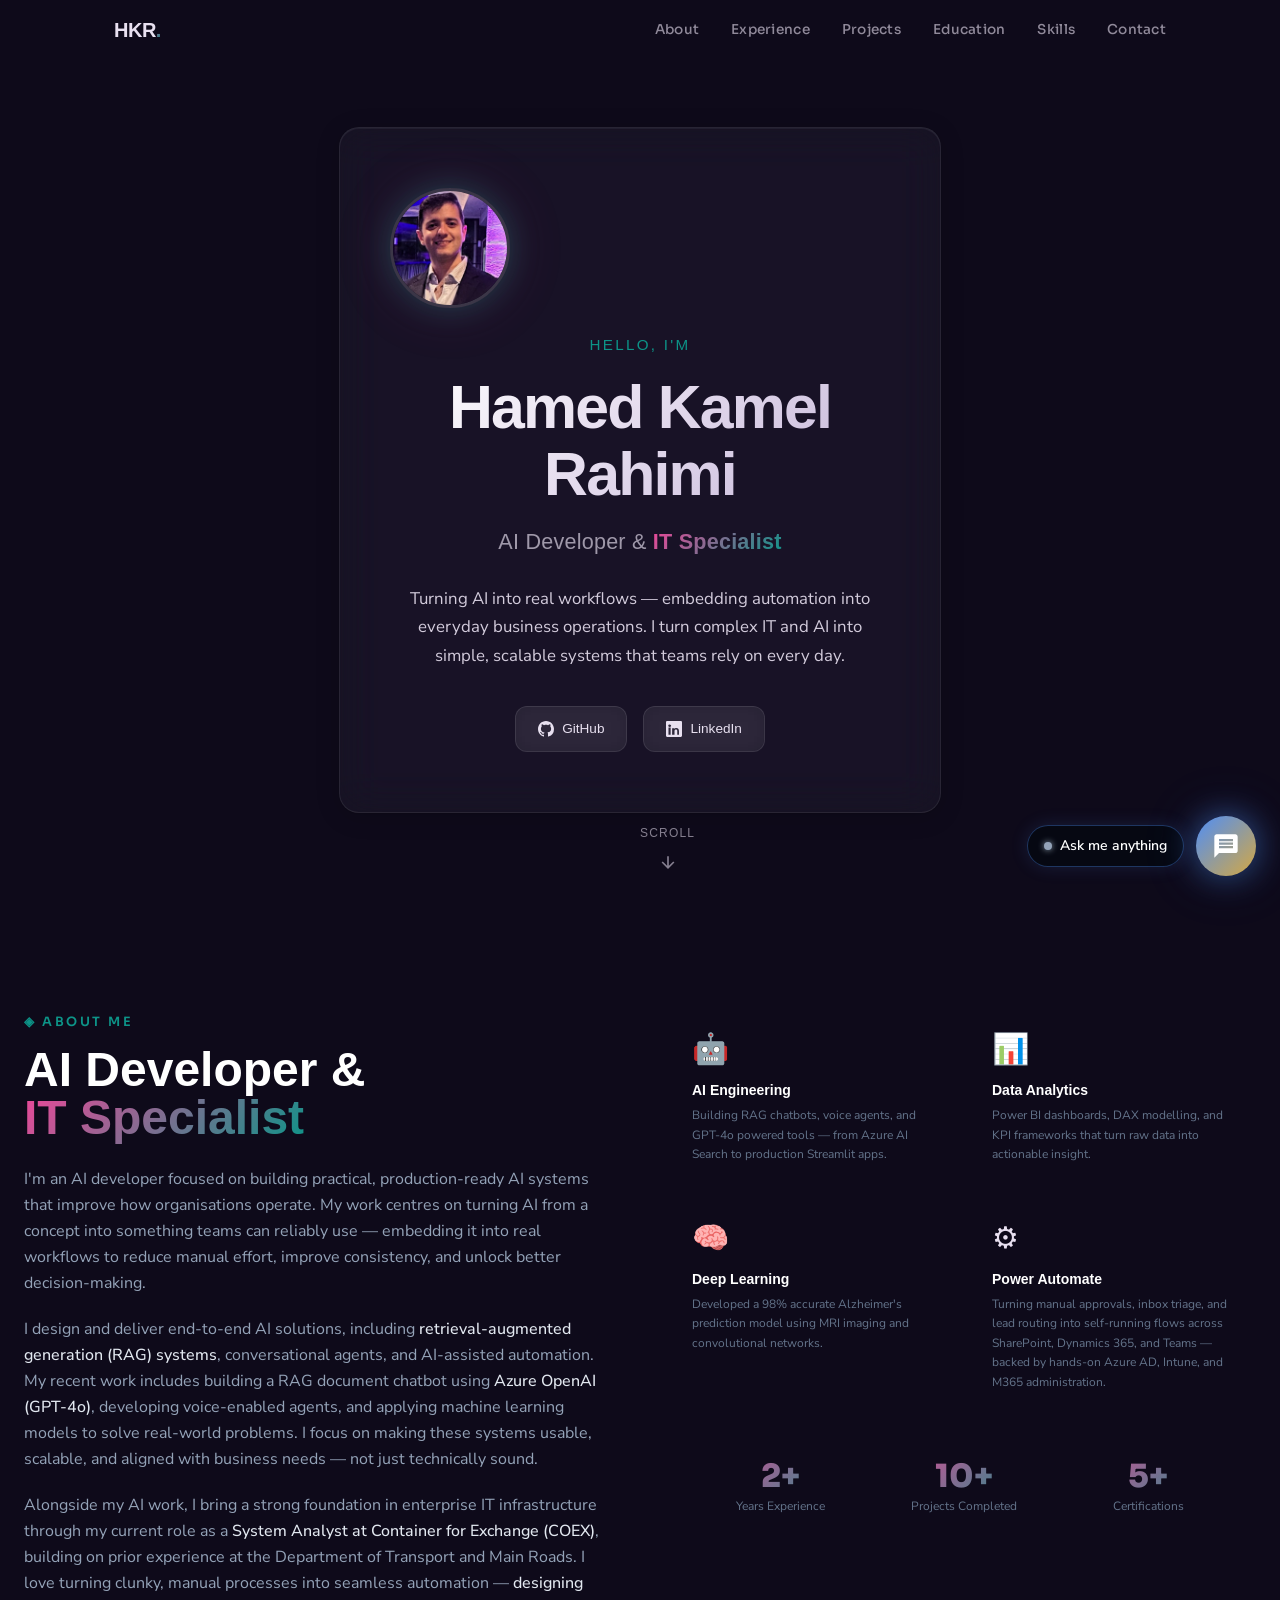
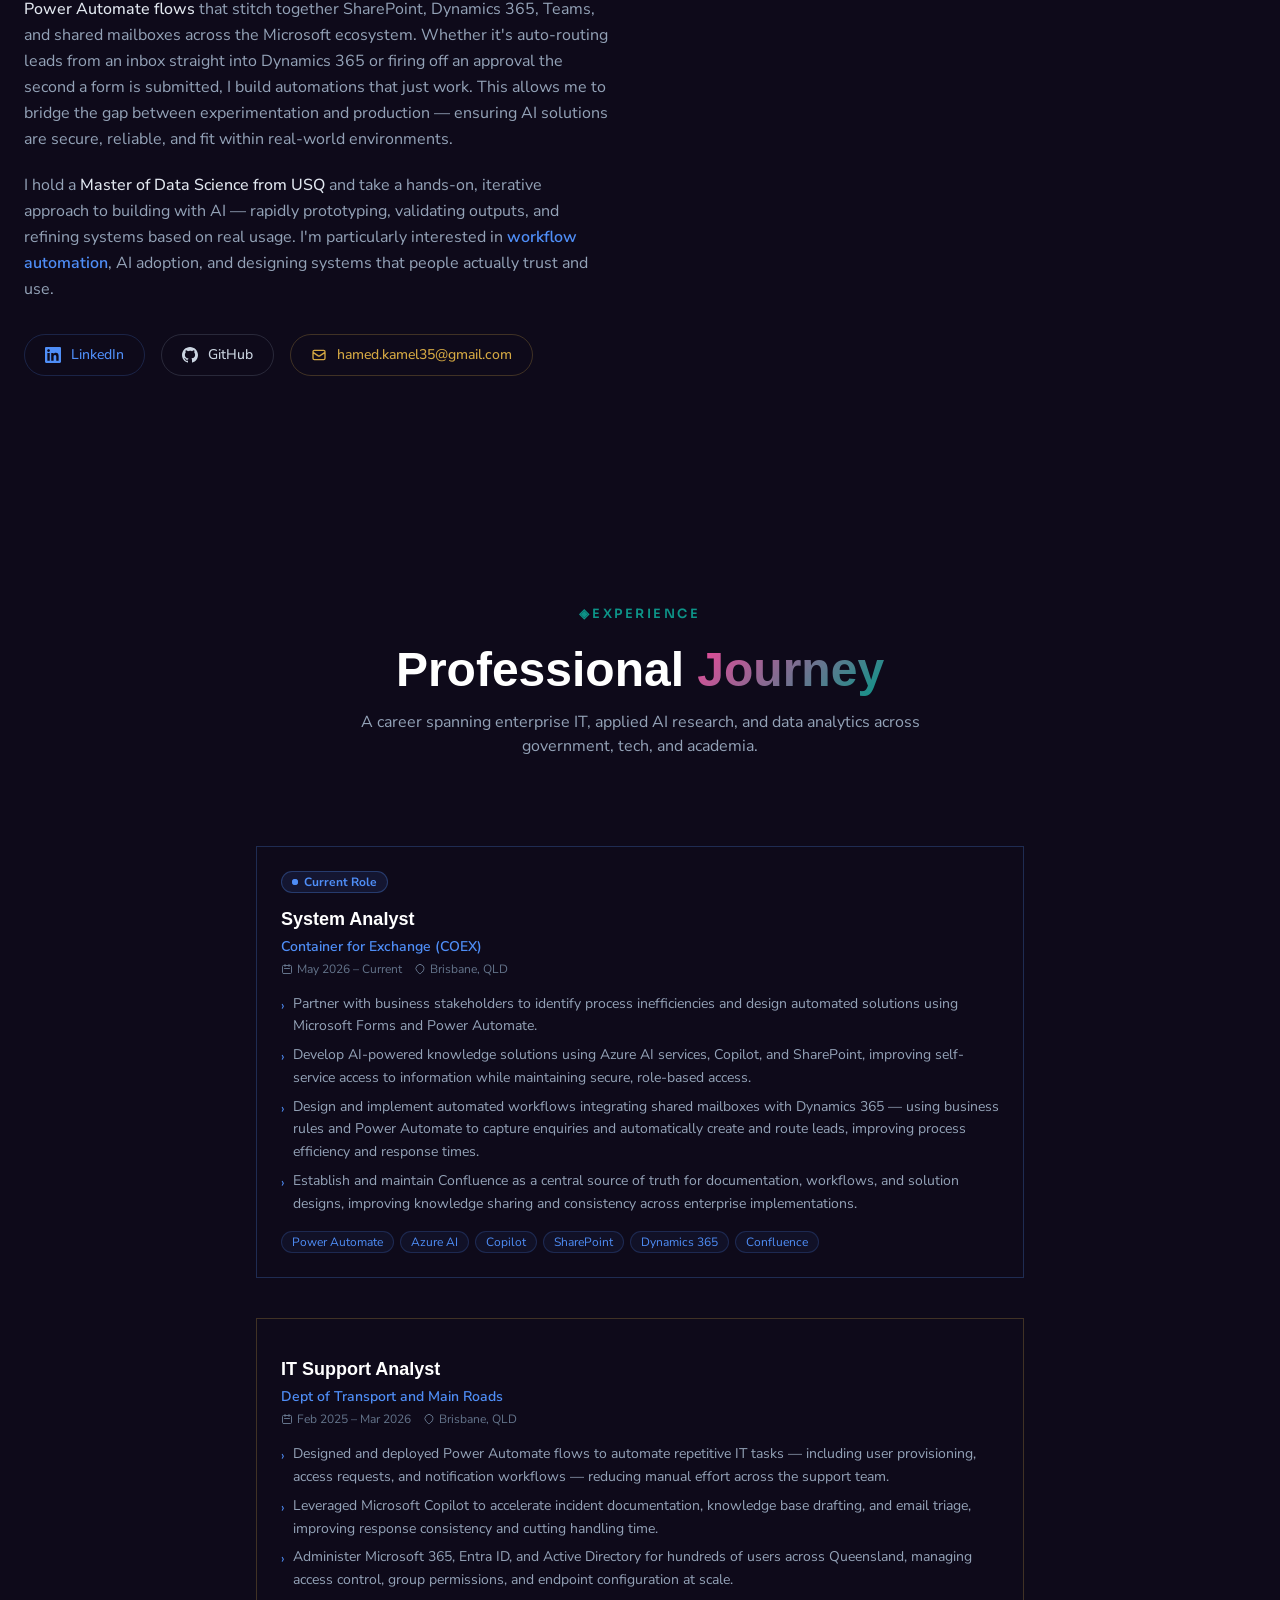
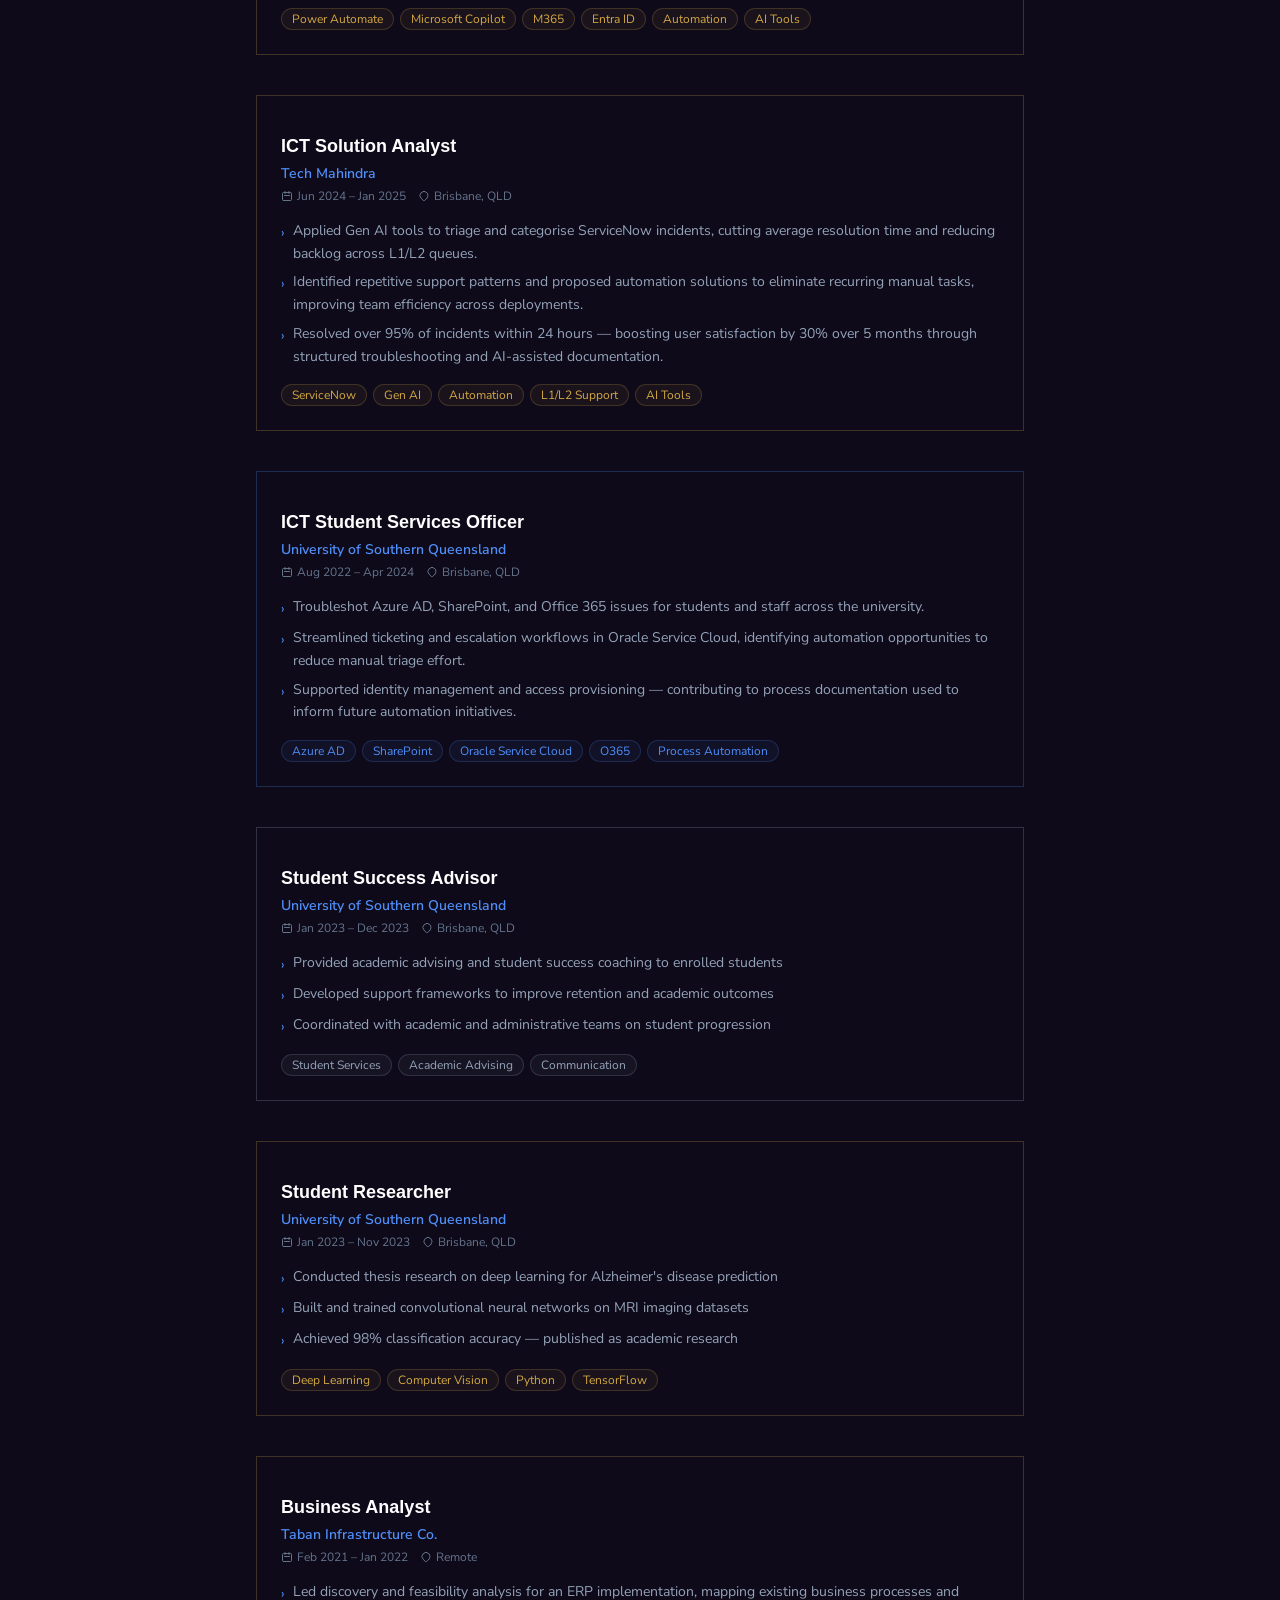
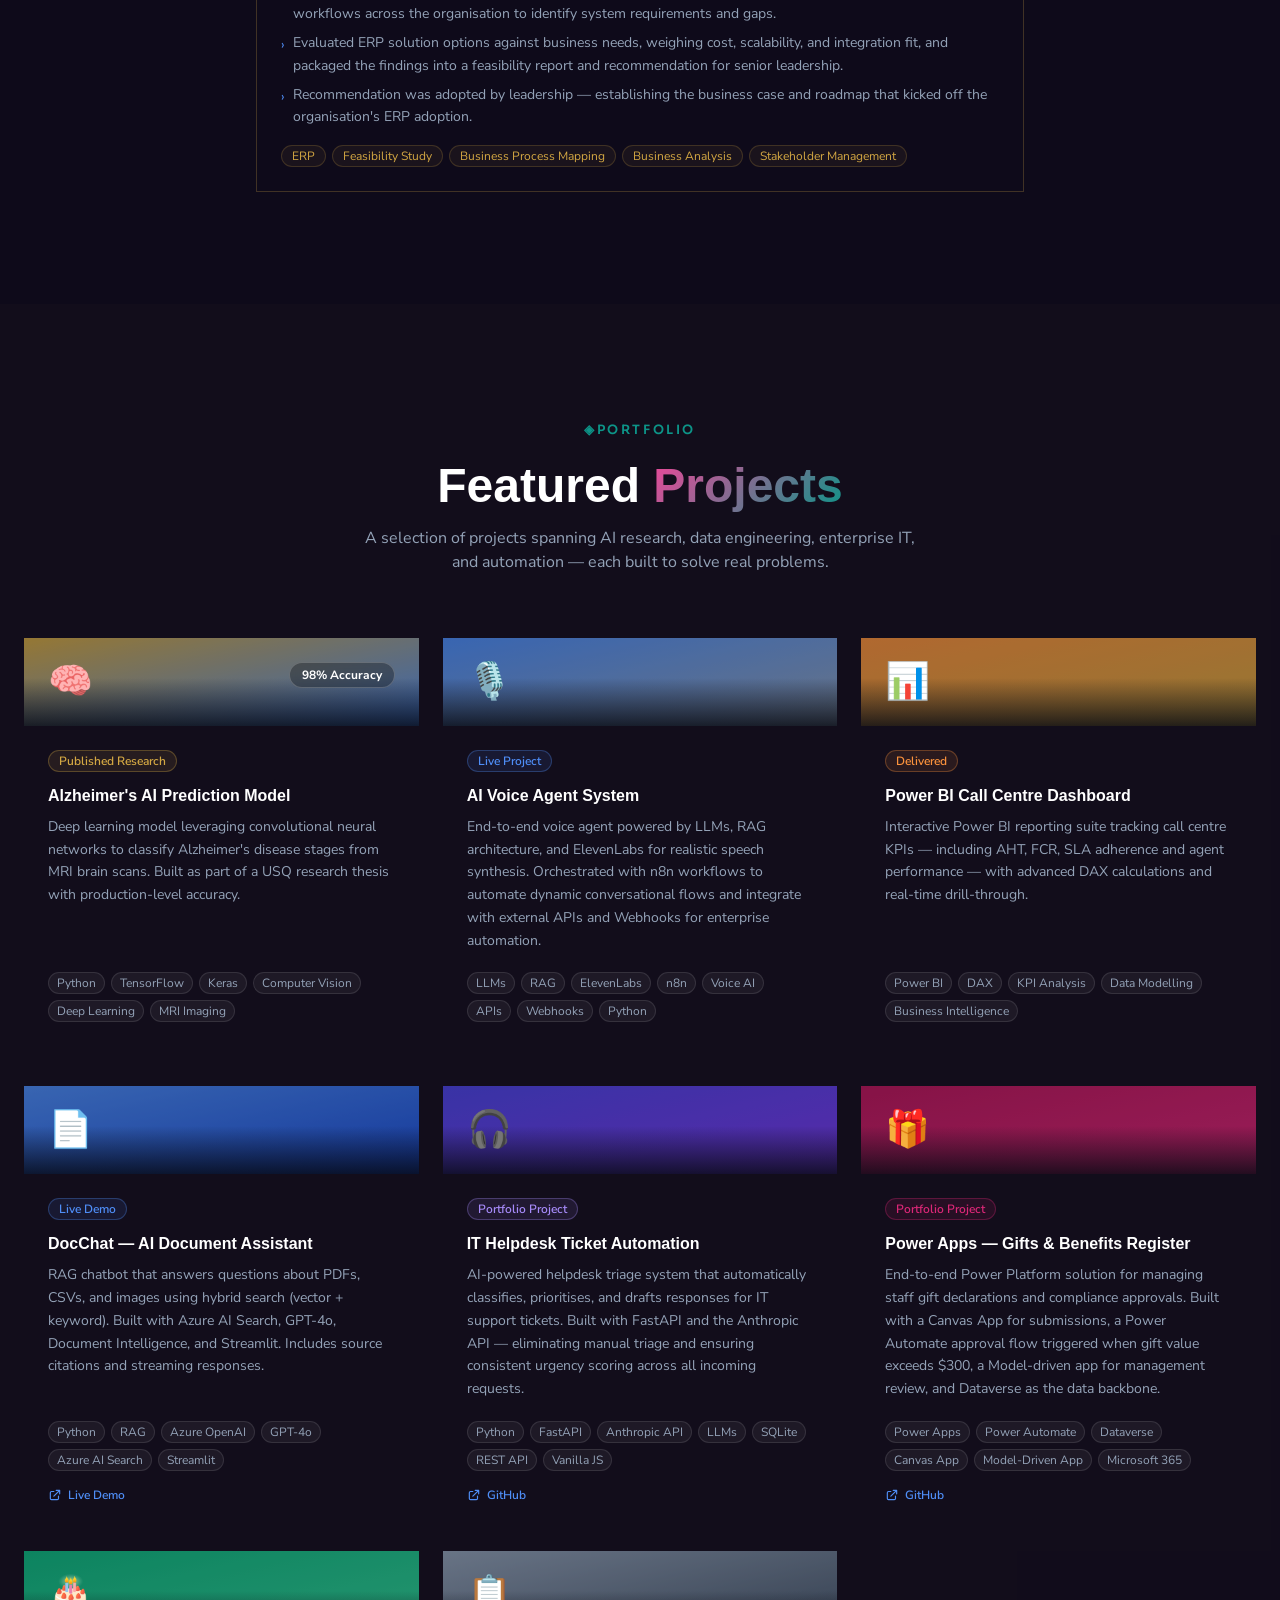
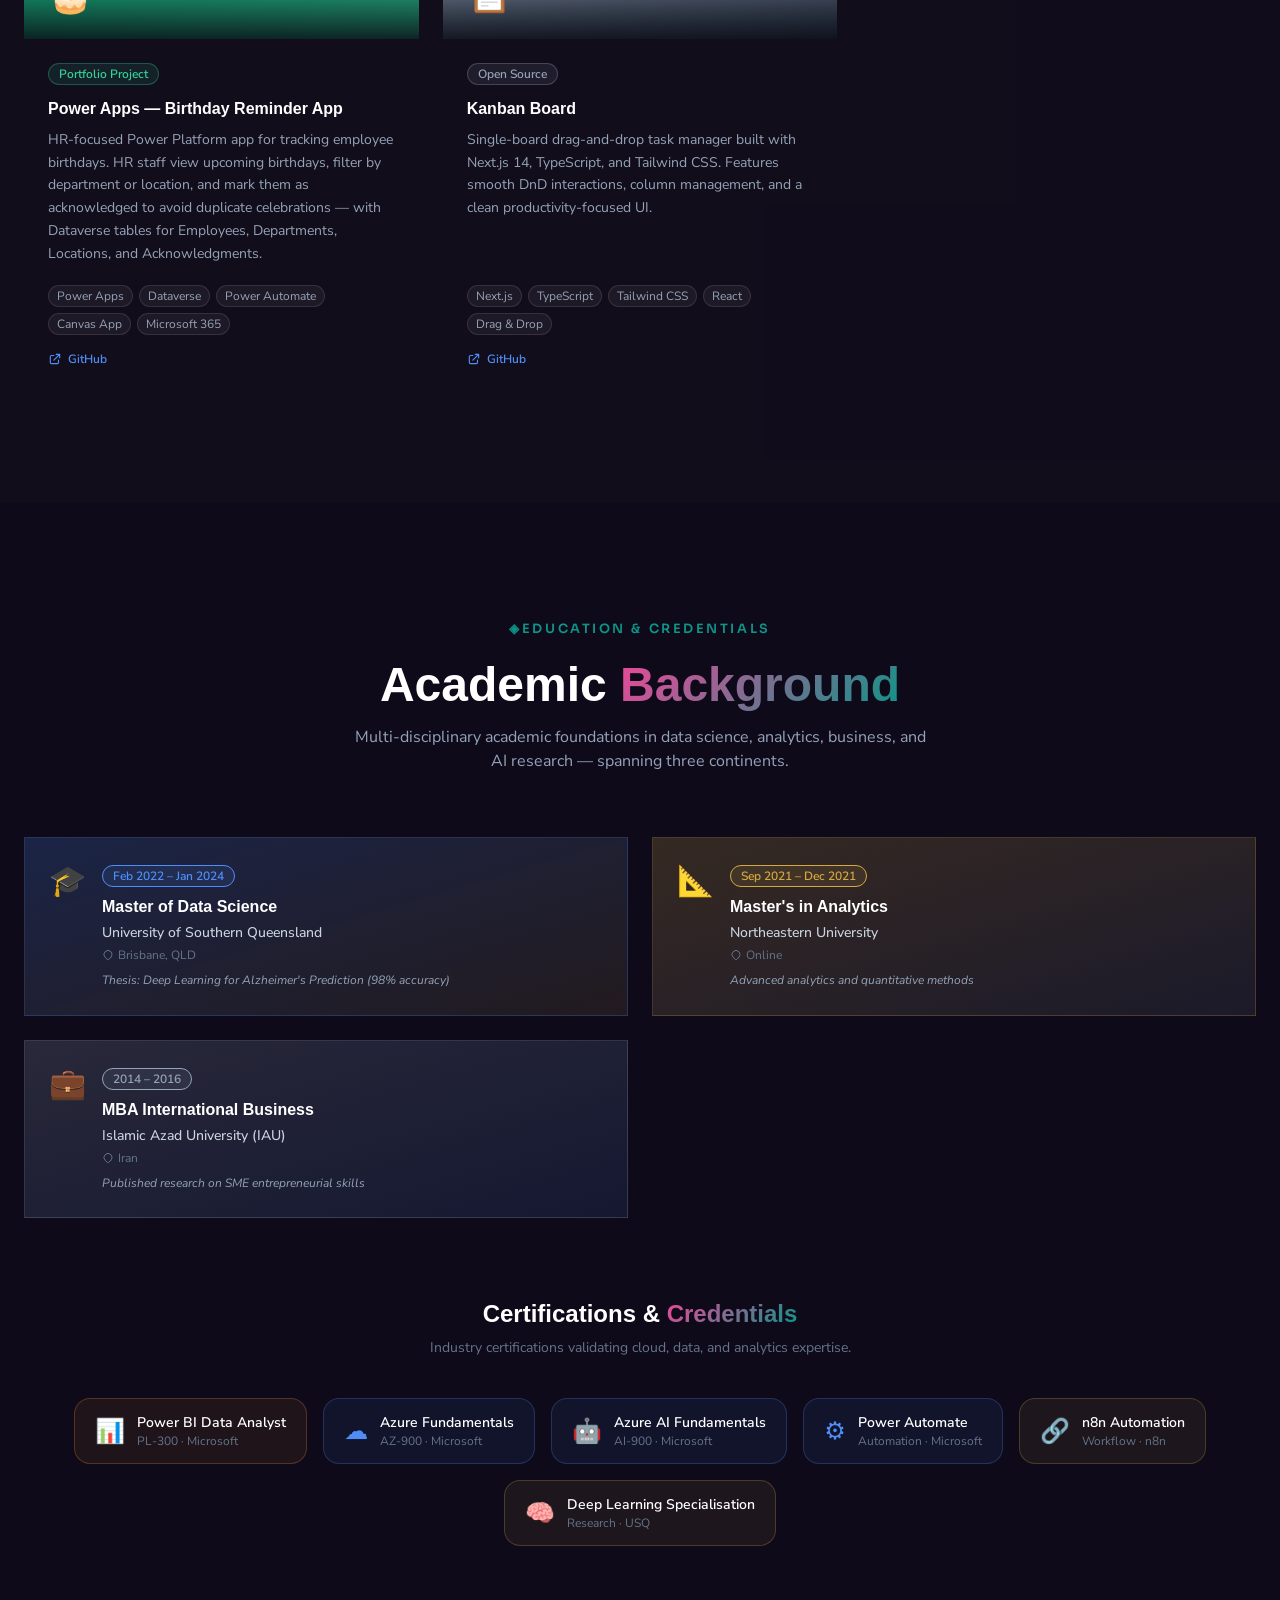
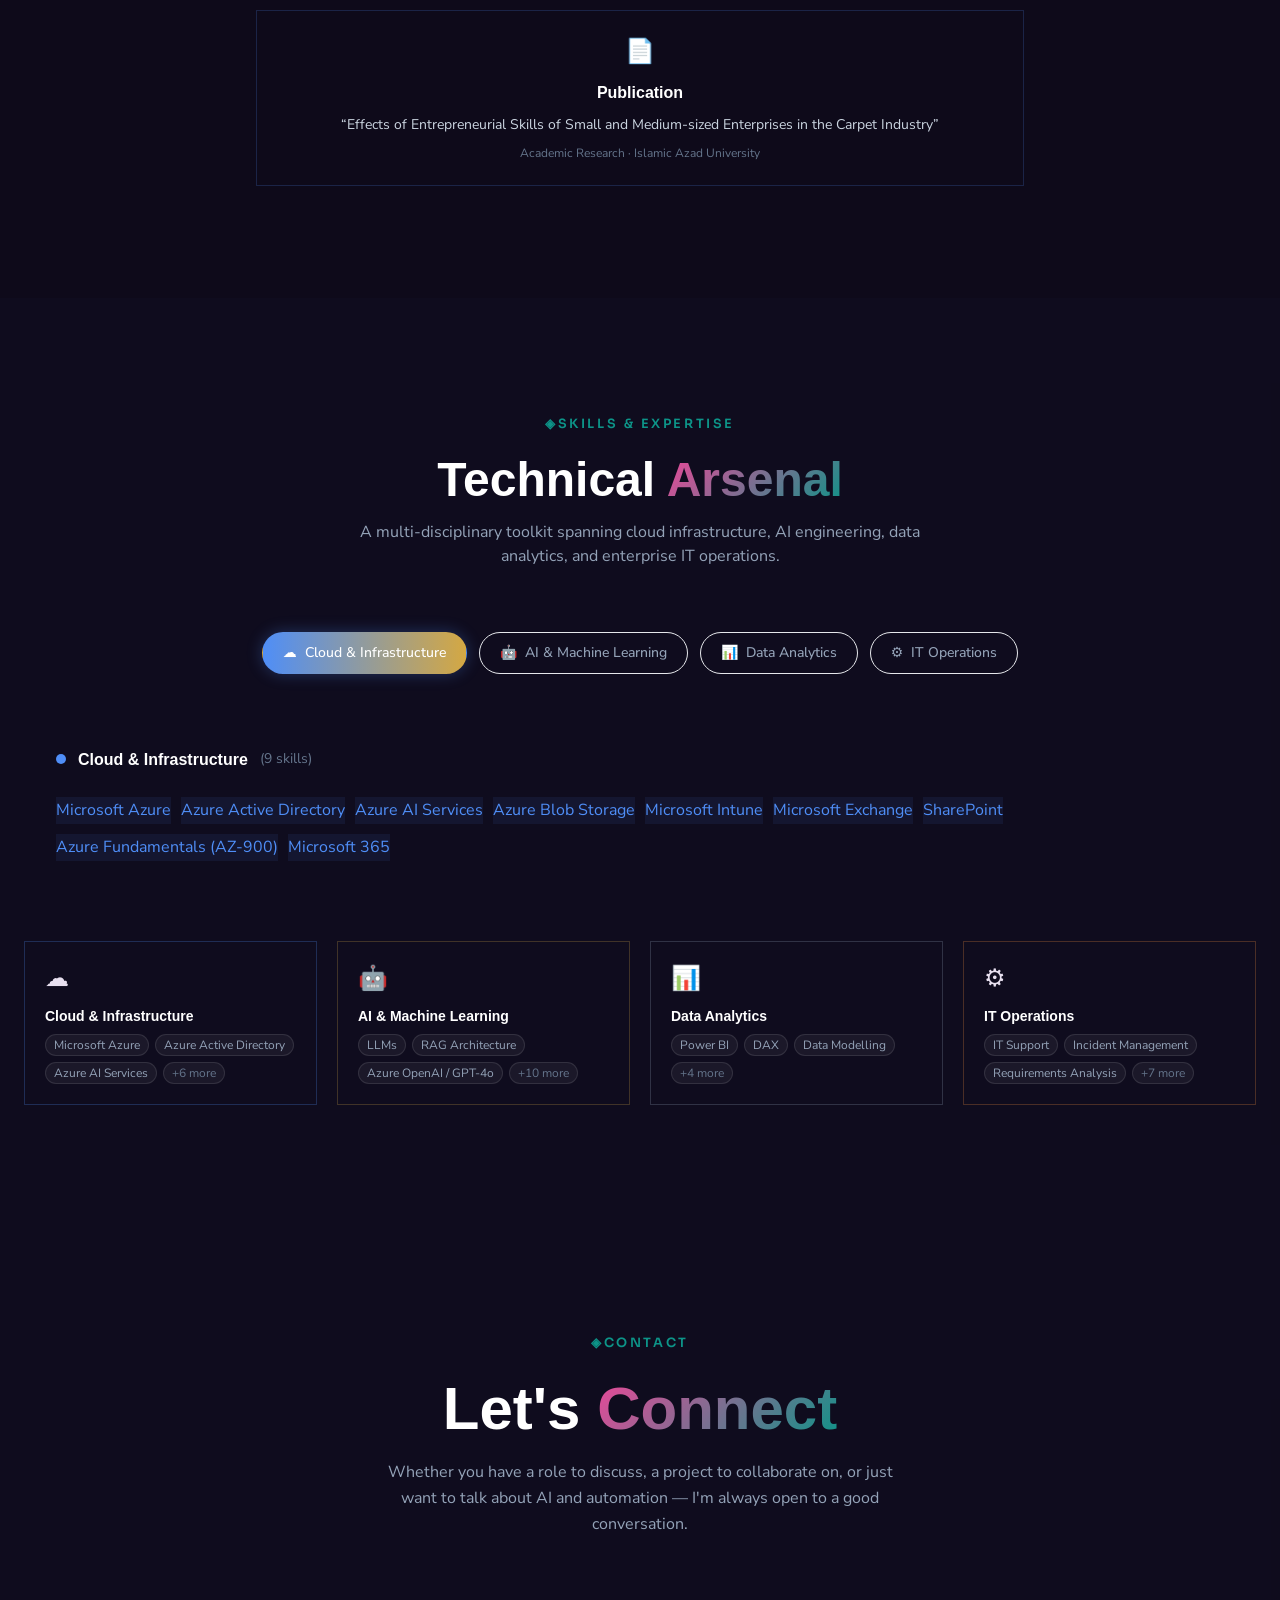
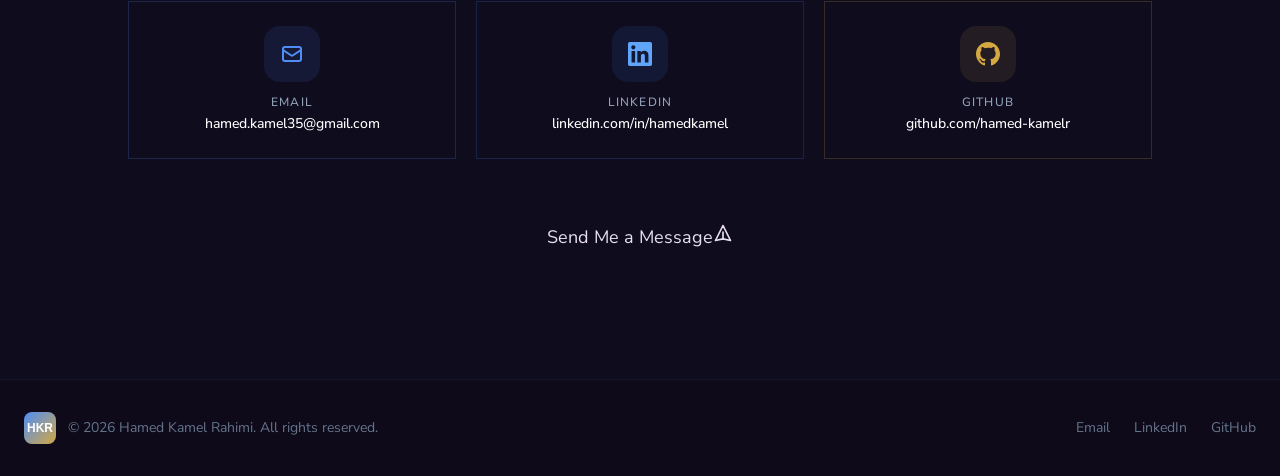
<file: index.html>
<!DOCTYPE html><html lang="en"><head><meta charSet="utf-8"/><meta name="viewport" content="width=device-width, initial-scale=1"/><link rel="preload" as="image" href="/photo.jpg"/><link rel="stylesheet" href="/_next/static/css/d851c4950c1444c3.css" data-precedence="next"/><link rel="preload" as="script" fetchPriority="low" href="/_next/static/chunks/webpack-889906d2d9470bce.js"/><script src="/_next/static/chunks/fd9d1056-23bdddb1df3a91c8.js" async=""></script><script src="/_next/static/chunks/23-062fa369b8d35502.js" async=""></script><script src="/_next/static/chunks/main-app-782dea0e6e1b5ff3.js" async=""></script><script src="/_next/static/chunks/app/page-93dca93a7c9881bd.js" async=""></script><link rel="preconnect" href="https://fonts.googleapis.com"/><link rel="preconnect" href="https://fonts.gstatic.com" crossorigin="anonymous"/><title>Hamed Kamel Rahimi | AI Developer &amp; IT Specialist</title><meta name="description" content="Portfolio of Hamed Kamel Rahimi — IT Support Analyst at the Queensland Government, AI &amp; Automation Engineer, and Data Science professional. Specialising in Azure, LLMs, RAG, deep learning, and Power BI."/><meta name="author" content="Hamed Kamel Rahimi"/><meta name="keywords" content="Hamed Kamel Rahimi,IT Specialist,AI Engineer,Power BI,Azure,Data Science,LLM,RAG,Deep Learning,Machine Learning,Queensland Government"/><meta property="og:title" content="Hamed Kamel Rahimi | AI Developer &amp; IT Specialist"/><meta property="og:description" content="IT Support Analyst (Queensland Government) and AI Engineer. Expert in Azure, Power BI, LLMs, RAG, and enterprise IT."/><meta property="og:type" content="website"/><meta name="twitter:card" content="summary"/><meta name="twitter:title" content="Hamed Kamel Rahimi | AI Developer &amp; IT Specialist"/><meta name="twitter:description" content="IT Support Analyst (Queensland Government) and AI Engineer. Expert in Azure, Power BI, LLMs, RAG, and enterprise IT."/><script src="/_next/static/chunks/polyfills-78c92fac7aa8fdd8.js" noModule=""></script></head><body><main><nav class="fixed top-0 left-0 right-0 z-50 py-4 transition-all duration-400 bg-transparent"><div class="max-w-[1100px] mx-auto px-6 flex items-center justify-between"><a href="#hero" class="font-heading font-bold text-xl text-[#e8e0f0] no-underline tracking-tight">HKR<span class="gradient-text">.</span></a><ul class="hidden md:flex gap-8 list-none"><li><a href="#about" class="nav-link">About</a></li><li><a href="#experience" class="nav-link">Experience</a></li><li><a href="#portfolio" class="nav-link">Projects</a></li><li><a href="#education" class="nav-link">Education</a></li><li><a href="#skills" class="nav-link">Skills</a></li><li><a href="#contact" class="nav-link">Contact</a></li></ul><button class="md:hidden flex flex-col gap-[5px] p-2 bg-transparent border-none cursor-pointer" aria-label="Toggle menu"><span class="block w-6 h-0.5 bg-[#e8e0f0] rounded-sm transition-all duration-300 "></span><span class="block w-6 h-0.5 bg-[#e8e0f0] rounded-sm transition-all duration-300 "></span><span class="block w-6 h-0.5 bg-[#e8e0f0] rounded-sm transition-all duration-300 "></span></button></div><div class="md:hidden overflow-hidden transition-all duration-300 max-h-0"><div class="max-w-[1100px] mx-auto px-6 flex flex-col gap-1 pt-4"><a href="#about" class="px-3 py-2.5 rounded-lg text-[rgba(232,224,240,0.6)] hover:text-[#e8e0f0] transition-colors font-heading text-sm font-medium no-underline">About</a><a href="#experience" class="px-3 py-2.5 rounded-lg text-[rgba(232,224,240,0.6)] hover:text-[#e8e0f0] transition-colors font-heading text-sm font-medium no-underline">Experience</a><a href="#portfolio" class="px-3 py-2.5 rounded-lg text-[rgba(232,224,240,0.6)] hover:text-[#e8e0f0] transition-colors font-heading text-sm font-medium no-underline">Projects</a><a href="#education" class="px-3 py-2.5 rounded-lg text-[rgba(232,224,240,0.6)] hover:text-[#e8e0f0] transition-colors font-heading text-sm font-medium no-underline">Education</a><a href="#skills" class="px-3 py-2.5 rounded-lg text-[rgba(232,224,240,0.6)] hover:text-[#e8e0f0] transition-colors font-heading text-sm font-medium no-underline">Skills</a><a href="#contact" class="px-3 py-2.5 rounded-lg text-[rgba(232,224,240,0.6)] hover:text-[#e8e0f0] transition-colors font-heading text-sm font-medium no-underline">Contact</a></div></div></nav><section id="hero" class="min-h-screen flex items-center justify-center pt-[120px] pb-[80px]"><div class="max-w-[1100px] mx-auto px-6"><div class="hero-card glass reveal text-center py-[60px] px-[50px] max-w-[720px] mx-auto relative"><img src="/photo.jpg" alt="Hamed Kamel Rahimi" class="hero-photo"/><p class="font-heading text-[0.95rem] font-medium text-[#0d9488] tracking-[0.15em] uppercase mb-4">Hello, I&#x27;m</p><h1 class="font-heading font-extrabold leading-[1.1] mb-2" style="font-size:clamp(2.2rem, 5vw, 3.8rem);letter-spacing:-0.03em;background:linear-gradient(135deg, #ffffff 0%, #e8e0f0 40%, #c4b5d8 100%);-webkit-background-clip:text;-webkit-text-fill-color:transparent;background-clip:text">Hamed Kamel<span class="block">Rahimi</span></h1><p class="font-heading font-normal mt-4 mb-6" style="font-size:clamp(1rem, 2.5vw, 1.35rem);color:rgba(232, 224, 240, 0.65);letter-spacing:0.01em">AI Developer &amp; <em class="not-italic font-semibold gradient-text">IT Specialist</em></p><p class="text-[1.05rem] text-[rgba(232,224,240,0.9)] max-w-[500px] mx-auto mb-9 leading-[1.7]">Turning AI into real workflows — embedding automation into everyday business operations. I turn complex IT and AI into simple, scalable systems that teams rely on every day.</p><div class="flex gap-4 justify-center flex-wrap"><a href="https://github.com/hamed-kamelr" class="inline-flex items-center gap-2 py-2.5 px-[22px] rounded-xl font-heading text-[0.85rem] font-medium no-underline text-[#e8e0f0] bg-[rgba(255,255,255,0.06)] border border-[rgba(255,255,255,0.1)] backdrop-blur-[10px] transition-all duration-300 hover:bg-[rgba(255,255,255,0.12)] hover:border-[rgba(255,255,255,0.2)] hover:-translate-y-0.5"><svg class="w-4 h-4 shrink-0" viewBox="0 0 24 24" fill="currentColor"><path d="M12 0C5.37 0 0 5.37 0 12c0 5.31 3.435 9.795 8.205 11.385.6.105.825-.255.825-.57 0-.285-.015-1.23-.015-2.235-3.015.555-3.795-.735-4.035-1.41-.135-.345-.72-1.41-1.23-1.695-.42-.225-1.02-.78-.015-.795.945-.015 1.62.87 1.845 1.23 1.08 1.815 2.805 1.305 3.495.99.105-.78.42-1.305.765-1.605-2.67-.3-5.46-1.335-5.46-5.925 0-1.305.465-2.385 1.23-3.225-.12-.3-.54-1.53.12-3.18 0 0 1.005-.315 3.3 1.23.96-.27 1.98-.405 3-.405s2.04.135 3 .405c2.295-1.56 3.3-1.23 3.3-1.23.66 1.65.24 2.88.12 3.18.765.84 1.23 1.905 1.23 3.225 0 4.605-2.805 5.625-5.475 5.925.435.375.81 1.095.81 2.22 0 1.605-.015 2.895-.015 3.3 0 .315.225.69.825.57A12.02 12.02 0 0024 12c0-6.63-5.37-12-12-12z"></path></svg>GitHub</a><a href="https://www.linkedin.com/in/hamedkamel" class="inline-flex items-center gap-2 py-2.5 px-[22px] rounded-xl font-heading text-[0.85rem] font-medium no-underline text-[#e8e0f0] bg-[rgba(255,255,255,0.06)] border border-[rgba(255,255,255,0.1)] backdrop-blur-[10px] transition-all duration-300 hover:bg-[rgba(255,255,255,0.12)] hover:border-[rgba(255,255,255,0.2)] hover:-translate-y-0.5"><svg class="w-4 h-4 shrink-0" viewBox="0 0 24 24" fill="currentColor"><path d="M20.447 20.452h-3.554v-5.569c0-1.328-.475-2.236-1.986-2.236-1.081 0-1.722.722-2.004 1.418-.103.249-.129.597-.129.946v5.441h-3.554s.05-8.836 0-9.753h3.554v1.383c.43-.664 1.199-1.61 2.919-1.61 2.135 0 3.74 1.398 3.74 4.402v5.578zM5.337 8.855c-1.144 0-1.915-.762-1.915-1.715 0-.955.77-1.715 1.914-1.715.145 0 .287.01.424.03 1.144 0 1.914.76 1.914 1.715 0 .953-.771 1.715-1.915 1.715zm1.6 11.597H3.738V9.567h3.199v10.885zM22.225 0H1.771C.792 0 0 .774 0 1.729v20.542C0 23.227.792 24 1.771 24h20.451C23.2 24 24 23.227 24 22.271V1.729C24 .774 23.2 0 22.222 0h.003z"></path></svg>LinkedIn</a></div><div class="absolute -bottom-[60px] left-1/2 flex flex-col items-center gap-2 text-[rgba(232,224,240,0.55)] text-[0.75rem] font-heading tracking-[0.1em]" style="animation:scrollHint 2.5s ease-in-out infinite"><span>SCROLL</span><svg class="w-5 h-5" viewBox="0 0 24 24" fill="none" stroke="currentColor" stroke-width="2"><path d="M12 5v14M19 12l-7 7-7-7"></path></svg></div></div></div></section><section id="about" class="py-28 px-6 max-w-7xl mx-auto"><div class="grid lg:grid-cols-2 gap-16 items-start"><div><div class="section-label reveal"><span>◈</span> About Me</div><h2 class="reveal font-heading font-bold text-4xl sm:text-5xl text-white mb-6 leading-tight">AI Developer &amp;<br/><span class="gradient-text">IT Specialist</span></h2><p class="reveal text-slate-400 leading-relaxed mb-5 text-base">I&#x27;m an AI developer focused on building practical, production-ready AI systems that improve how organisations operate. My work centres on turning AI from a concept into something teams can reliably use — embedding it into real workflows to reduce manual effort, improve consistency, and unlock better decision-making.</p><p class="reveal text-slate-400 leading-relaxed mb-5 text-base">I design and deliver end-to-end AI solutions, including<!-- --> <span class="text-slate-200 font-medium">retrieval-augmented generation (RAG) systems</span>, conversational agents, and AI-assisted automation. My recent work includes building a RAG document chatbot using<!-- --> <span class="text-slate-200 font-medium">Azure OpenAI (GPT-4o)</span>, developing voice-enabled agents, and applying machine learning models to solve real-world problems. I focus on making these systems usable, scalable, and aligned with business needs — not just technically sound.</p><p class="reveal text-slate-400 leading-relaxed mb-5 text-base">Alongside my AI work, I bring a strong foundation in enterprise IT infrastructure through my current role as a<!-- --> <span class="text-slate-200 font-medium">System Analyst at Container for Exchange (COEX)</span>, building on prior experience at the Department of Transport and Main Roads. I love turning clunky, manual processes into seamless automation —<!-- --> <span class="text-slate-200 font-medium">designing Power Automate flows</span> that stitch together SharePoint, Dynamics 365, Teams, and shared mailboxes across the Microsoft ecosystem. Whether it&#x27;s auto-routing leads from an inbox straight into Dynamics 365 or firing off an approval the second a form is submitted, I build automations that just work. This allows me to bridge the gap between experimentation and production — ensuring AI solutions are secure, reliable, and fit within real-world environments.</p><p class="reveal text-slate-400 leading-relaxed mb-8 text-base">I hold a <span class="text-slate-200 font-medium">Master of Data Science from USQ</span> and take a hands-on, iterative approach to building with AI — rapidly prototyping, validating outputs, and refining systems based on real usage. I&#x27;m particularly interested in<!-- --> <span class="text-[#4f8ef7] font-semibold">workflow automation</span>, AI adoption, and designing systems that people actually trust and use.</p><div class="reveal flex flex-wrap gap-4"><a href="https://www.linkedin.com/in/hamedkamel" class="flex items-center gap-2.5 px-5 py-2.5 rounded-full glass-card border border-[rgba(79,142,247,0.2)] text-[#4f8ef7] text-sm font-medium hover:border-[#4f8ef7] hover:bg-[rgba(79,142,247,0.08)] transition-all"><svg class="w-4 h-4" fill="currentColor" viewBox="0 0 24 24"><path d="M20.447 20.452h-3.554v-5.569c0-1.328-.027-3.037-1.852-3.037-1.853 0-2.136 1.445-2.136 2.939v5.667H9.351V9h3.414v1.561h.046c.477-.9 1.637-1.85 3.37-1.85 3.601 0 4.267 2.37 4.267 5.455v6.286zM5.337 7.433c-1.144 0-2.063-.926-2.063-2.065 0-1.138.92-2.063 2.063-2.063 1.14 0 2.064.925 2.064 2.063 0 1.139-.925 2.065-2.064 2.065zm1.782 13.019H3.555V9h3.564v11.452zM22.225 0H1.771C.792 0 0 .774 0 1.729v20.542C0 23.227.792 24 1.771 24h20.451C23.2 24 24 23.227 24 22.271V1.729C24 .774 23.2 0 22.222 0h.003z"></path></svg>LinkedIn</a><a href="https://github.com/hamed-kamelr" class="flex items-center gap-2.5 px-5 py-2.5 rounded-full glass-card border border-[rgba(148,163,184,0.2)] text-slate-300 text-sm font-medium hover:border-[rgba(148,163,184,0.5)] hover:bg-[rgba(148,163,184,0.06)] transition-all"><svg class="w-4 h-4" fill="currentColor" viewBox="0 0 24 24"><path d="M12 0C5.374 0 0 5.373 0 12c0 5.302 3.438 9.8 8.207 11.387.599.111.793-.261.793-.577v-2.234c-3.338.726-4.033-1.416-4.033-1.416-.546-1.387-1.333-1.756-1.333-1.756-1.089-.745.083-.729.083-.729 1.205.084 1.839 1.237 1.839 1.237 1.07 1.834 2.807 1.304 3.492.997.107-.775.418-1.305.762-1.604-2.665-.305-5.467-1.334-5.467-5.931 0-1.311.469-2.381 1.236-3.221-.124-.303-.535-1.524.117-3.176 0 0 1.008-.322 3.301 1.23A11.509 11.509 0 0112 5.803c1.02.005 2.047.138 3.006.404 2.291-1.552 3.297-1.23 3.297-1.23.653 1.653.242 2.874.118 3.176.77.84 1.235 1.911 1.235 3.221 0 4.609-2.807 5.624-5.479 5.921.43.372.823 1.102.823 2.222v3.293c0 .319.192.694.801.576C20.566 21.797 24 17.3 24 12c0-6.627-5.373-12-12-12z"></path></svg>GitHub</a><a href="mailto:hamed.kamel35@gmail.com" class="flex items-center gap-2.5 px-5 py-2.5 rounded-full glass-card border border-[rgba(212,168,67,0.25)] text-[#d4a843] text-sm font-medium hover:border-[#d4a843] hover:bg-[rgba(212,168,67,0.08)] transition-all"><svg class="w-4 h-4" fill="none" stroke="currentColor" viewBox="0 0 24 24"><path stroke-linecap="round" stroke-linejoin="round" stroke-width="2" d="M3 8l7.89 5.26a2 2 0 002.22 0L21 8M5 19h14a2 2 0 002-2V7a2 2 0 00-2-2H5a2 2 0 00-2 2v10a2 2 0 002 2z"></path></svg>hamed.kamel35@gmail.com</a></div></div><div class="space-y-6"><div class="grid grid-cols-2 gap-4"><div class="reveal glass-card p-5 hover:border-[rgba(79,142,247,0.3)] hover:-translate-y-1 transition-all duration-300" style="transition-delay:0ms"><div class="text-3xl mb-3">🤖</div><h3 class="font-heading font-semibold text-white text-sm mb-1.5">AI Engineering</h3><p class="text-slate-500 text-xs leading-relaxed">Building RAG chatbots, voice agents, and GPT-4o powered tools — from Azure AI Search to production Streamlit apps.</p></div><div class="reveal glass-card p-5 hover:border-[rgba(79,142,247,0.3)] hover:-translate-y-1 transition-all duration-300" style="transition-delay:80ms"><div class="text-3xl mb-3">📊</div><h3 class="font-heading font-semibold text-white text-sm mb-1.5">Data Analytics</h3><p class="text-slate-500 text-xs leading-relaxed">Power BI dashboards, DAX modelling, and KPI frameworks that turn raw data into actionable insight.</p></div><div class="reveal glass-card p-5 hover:border-[rgba(79,142,247,0.3)] hover:-translate-y-1 transition-all duration-300" style="transition-delay:160ms"><div class="text-3xl mb-3">🧠</div><h3 class="font-heading font-semibold text-white text-sm mb-1.5">Deep Learning</h3><p class="text-slate-500 text-xs leading-relaxed">Developed a 98% accurate Alzheimer&#x27;s prediction model using MRI imaging and convolutional networks.</p></div><div class="reveal glass-card p-5 hover:border-[rgba(79,142,247,0.3)] hover:-translate-y-1 transition-all duration-300" style="transition-delay:240ms"><div class="text-3xl mb-3">⚙️</div><h3 class="font-heading font-semibold text-white text-sm mb-1.5">Power Automate</h3><p class="text-slate-500 text-xs leading-relaxed">Turning manual approvals, inbox triage, and lead routing into self-running flows across SharePoint, Dynamics 365, and Teams — backed by hands-on Azure AD, Intune, and M365 administration.</p></div></div><div class="reveal glass-card p-6 grid grid-cols-3 gap-4"><div class="text-center"><div class="stat-number text-3xl">2+</div><div class="text-slate-500 text-xs mt-1">Years Experience</div></div><div class="text-center"><div class="stat-number text-3xl">10+</div><div class="text-slate-500 text-xs mt-1">Projects Completed</div></div><div class="text-center"><div class="stat-number text-3xl">5+</div><div class="text-slate-500 text-xs mt-1">Certifications</div></div></div></div></div></section><section id="journey" class="py-28 px-6"><div class="max-w-6xl mx-auto"><div class="text-center mb-20"><div class="section-label reveal inline-flex"><span>◈</span> Experience</div><h2 class="reveal font-heading font-bold text-4xl sm:text-5xl text-white mt-2 mb-4">Professional <span class="gradient-text">Journey</span></h2><p class="reveal text-slate-400 max-w-xl mx-auto text-base">A career spanning enterprise IT, applied AI research, and data analytics across government, tech, and academia.</p></div><div class="relative max-w-3xl mx-auto"><div class="space-y-8"><div class="reveal relative flex items-start gap-6" style="transition-delay:0ms"><div class="w-full pt-2"><div class="glass-card p-6 border border-[rgba(79,142,247,0.25)] hover:-translate-y-1 hover:border-opacity-60 transition-all duration-300"><div class="flex flex-wrap items-start gap-2 mb-3"><span class="px-2.5 py-0.5 rounded-full text-xs font-bold border bg-[rgba(79,142,247,0.1)] text-[#4f8ef7] border-[rgba(79,142,247,0.3)] flex items-center gap-1.5"><span class="relative flex h-1.5 w-1.5"><span class="animate-ping absolute inline-flex h-full w-full rounded-full bg-current opacity-75"></span><span class="relative inline-flex rounded-full h-1.5 w-1.5 bg-current"></span></span>Current Role</span></div><h3 class="font-heading font-bold text-white text-lg mb-1">System Analyst</h3><p class="text-[#4f8ef7] font-semibold text-sm mb-1">Container for Exchange (COEX)</p><div class="flex flex-wrap gap-3 text-slate-500 text-xs mb-4"><span class="flex items-center gap-1"><svg class="w-3 h-3" fill="none" stroke="currentColor" viewBox="0 0 24 24"><path stroke-linecap="round" stroke-linejoin="round" stroke-width="2" d="M8 7V3m8 4V3m-9 8h10M5 21h14a2 2 0 002-2V7a2 2 0 00-2-2H5a2 2 0 00-2 2v12a2 2 0 002 2z"></path></svg>May 2026 – Current</span><span class="flex items-center gap-1"><svg class="w-3 h-3" fill="none" stroke="currentColor" viewBox="0 0 24 24"><path stroke-linecap="round" stroke-linejoin="round" stroke-width="2" d="M17.657 16.657L13.414 20.9a1.998 1.998 0 01-2.827 0l-4.244-4.243a8 8 0 1111.314 0z"></path></svg>Brisbane, QLD</span></div><ul class="space-y-1.5 mb-4"><li class="flex gap-2 text-slate-400 text-sm leading-relaxed"><span class="text-[#4f8ef7] mt-0.5 shrink-0">›</span>Partner with business stakeholders to identify process inefficiencies and design automated solutions using Microsoft Forms and Power Automate.</li><li class="flex gap-2 text-slate-400 text-sm leading-relaxed"><span class="text-[#4f8ef7] mt-0.5 shrink-0">›</span>Develop AI-powered knowledge solutions using Azure AI services, Copilot, and SharePoint, improving self-service access to information while maintaining secure, role-based access.</li><li class="flex gap-2 text-slate-400 text-sm leading-relaxed"><span class="text-[#4f8ef7] mt-0.5 shrink-0">›</span>Design and implement automated workflows integrating shared mailboxes with Dynamics 365 — using business rules and Power Automate to capture enquiries and automatically create and route leads, improving process efficiency and response times.</li><li class="flex gap-2 text-slate-400 text-sm leading-relaxed"><span class="text-[#4f8ef7] mt-0.5 shrink-0">›</span>Establish and maintain Confluence as a central source of truth for documentation, workflows, and solution designs, improving knowledge sharing and consistency across enterprise implementations.</li></ul><div class="flex flex-wrap gap-1.5"><span class="text-xs px-2.5 py-0.5 rounded-full border bg-[rgba(79,142,247,0.06)] text-[#4f8ef7] border-[rgba(79,142,247,0.2)]">Power Automate</span><span class="text-xs px-2.5 py-0.5 rounded-full border bg-[rgba(79,142,247,0.06)] text-[#4f8ef7] border-[rgba(79,142,247,0.2)]">Azure AI</span><span class="text-xs px-2.5 py-0.5 rounded-full border bg-[rgba(79,142,247,0.06)] text-[#4f8ef7] border-[rgba(79,142,247,0.2)]">Copilot</span><span class="text-xs px-2.5 py-0.5 rounded-full border bg-[rgba(79,142,247,0.06)] text-[#4f8ef7] border-[rgba(79,142,247,0.2)]">SharePoint</span><span class="text-xs px-2.5 py-0.5 rounded-full border bg-[rgba(79,142,247,0.06)] text-[#4f8ef7] border-[rgba(79,142,247,0.2)]">Dynamics 365</span><span class="text-xs px-2.5 py-0.5 rounded-full border bg-[rgba(79,142,247,0.06)] text-[#4f8ef7] border-[rgba(79,142,247,0.2)]">Confluence</span></div></div></div></div><div class="reveal relative flex items-start gap-6" style="transition-delay:80ms"><div class="w-full pt-2"><div class="glass-card p-6 border border-[rgba(212,168,67,0.25)] hover:-translate-y-1 hover:border-opacity-60 transition-all duration-300"><div class="flex flex-wrap items-start gap-2 mb-3"></div><h3 class="font-heading font-bold text-white text-lg mb-1">IT Support Analyst</h3><p class="text-[#4f8ef7] font-semibold text-sm mb-1">Dept of Transport and Main Roads</p><div class="flex flex-wrap gap-3 text-slate-500 text-xs mb-4"><span class="flex items-center gap-1"><svg class="w-3 h-3" fill="none" stroke="currentColor" viewBox="0 0 24 24"><path stroke-linecap="round" stroke-linejoin="round" stroke-width="2" d="M8 7V3m8 4V3m-9 8h10M5 21h14a2 2 0 002-2V7a2 2 0 00-2-2H5a2 2 0 00-2 2v12a2 2 0 002 2z"></path></svg>Feb 2025 – Mar 2026</span><span class="flex items-center gap-1"><svg class="w-3 h-3" fill="none" stroke="currentColor" viewBox="0 0 24 24"><path stroke-linecap="round" stroke-linejoin="round" stroke-width="2" d="M17.657 16.657L13.414 20.9a1.998 1.998 0 01-2.827 0l-4.244-4.243a8 8 0 1111.314 0z"></path></svg>Brisbane, QLD</span></div><ul class="space-y-1.5 mb-4"><li class="flex gap-2 text-slate-400 text-sm leading-relaxed"><span class="text-[#4f8ef7] mt-0.5 shrink-0">›</span>Designed and deployed Power Automate flows to automate repetitive IT tasks — including user provisioning, access requests, and notification workflows — reducing manual effort across the support team.</li><li class="flex gap-2 text-slate-400 text-sm leading-relaxed"><span class="text-[#4f8ef7] mt-0.5 shrink-0">›</span>Leveraged Microsoft Copilot to accelerate incident documentation, knowledge base drafting, and email triage, improving response consistency and cutting handling time.</li><li class="flex gap-2 text-slate-400 text-sm leading-relaxed"><span class="text-[#4f8ef7] mt-0.5 shrink-0">›</span>Administer Microsoft 365, Entra ID, and Active Directory for hundreds of users across Queensland, managing access control, group permissions, and endpoint configuration at scale.</li></ul><div class="flex flex-wrap gap-1.5"><span class="text-xs px-2.5 py-0.5 rounded-full border bg-[rgba(212,168,67,0.06)] text-[#d4a843] border-[rgba(212,168,67,0.2)]">Power Automate</span><span class="text-xs px-2.5 py-0.5 rounded-full border bg-[rgba(212,168,67,0.06)] text-[#d4a843] border-[rgba(212,168,67,0.2)]">Microsoft Copilot</span><span class="text-xs px-2.5 py-0.5 rounded-full border bg-[rgba(212,168,67,0.06)] text-[#d4a843] border-[rgba(212,168,67,0.2)]">M365</span><span class="text-xs px-2.5 py-0.5 rounded-full border bg-[rgba(212,168,67,0.06)] text-[#d4a843] border-[rgba(212,168,67,0.2)]">Entra ID</span><span class="text-xs px-2.5 py-0.5 rounded-full border bg-[rgba(212,168,67,0.06)] text-[#d4a843] border-[rgba(212,168,67,0.2)]">Automation</span><span class="text-xs px-2.5 py-0.5 rounded-full border bg-[rgba(212,168,67,0.06)] text-[#d4a843] border-[rgba(212,168,67,0.2)]">AI Tools</span></div></div></div></div><div class="reveal relative flex items-start gap-6" style="transition-delay:160ms"><div class="w-full pt-2"><div class="glass-card p-6 border border-[rgba(212,168,67,0.25)] hover:-translate-y-1 hover:border-opacity-60 transition-all duration-300"><div class="flex flex-wrap items-start gap-2 mb-3"></div><h3 class="font-heading font-bold text-white text-lg mb-1">ICT Solution Analyst</h3><p class="text-[#4f8ef7] font-semibold text-sm mb-1">Tech Mahindra</p><div class="flex flex-wrap gap-3 text-slate-500 text-xs mb-4"><span class="flex items-center gap-1"><svg class="w-3 h-3" fill="none" stroke="currentColor" viewBox="0 0 24 24"><path stroke-linecap="round" stroke-linejoin="round" stroke-width="2" d="M8 7V3m8 4V3m-9 8h10M5 21h14a2 2 0 002-2V7a2 2 0 00-2-2H5a2 2 0 00-2 2v12a2 2 0 002 2z"></path></svg>Jun 2024 – Jan 2025</span><span class="flex items-center gap-1"><svg class="w-3 h-3" fill="none" stroke="currentColor" viewBox="0 0 24 24"><path stroke-linecap="round" stroke-linejoin="round" stroke-width="2" d="M17.657 16.657L13.414 20.9a1.998 1.998 0 01-2.827 0l-4.244-4.243a8 8 0 1111.314 0z"></path></svg>Brisbane, QLD</span></div><ul class="space-y-1.5 mb-4"><li class="flex gap-2 text-slate-400 text-sm leading-relaxed"><span class="text-[#4f8ef7] mt-0.5 shrink-0">›</span>Applied Gen AI tools to triage and categorise ServiceNow incidents, cutting average resolution time and reducing backlog across L1/L2 queues.</li><li class="flex gap-2 text-slate-400 text-sm leading-relaxed"><span class="text-[#4f8ef7] mt-0.5 shrink-0">›</span>Identified repetitive support patterns and proposed automation solutions to eliminate recurring manual tasks, improving team efficiency across deployments.</li><li class="flex gap-2 text-slate-400 text-sm leading-relaxed"><span class="text-[#4f8ef7] mt-0.5 shrink-0">›</span>Resolved over 95% of incidents within 24 hours — boosting user satisfaction by 30% over 5 months through structured troubleshooting and AI-assisted documentation.</li></ul><div class="flex flex-wrap gap-1.5"><span class="text-xs px-2.5 py-0.5 rounded-full border bg-[rgba(212,168,67,0.06)] text-[#d4a843] border-[rgba(212,168,67,0.2)]">ServiceNow</span><span class="text-xs px-2.5 py-0.5 rounded-full border bg-[rgba(212,168,67,0.06)] text-[#d4a843] border-[rgba(212,168,67,0.2)]">Gen AI</span><span class="text-xs px-2.5 py-0.5 rounded-full border bg-[rgba(212,168,67,0.06)] text-[#d4a843] border-[rgba(212,168,67,0.2)]">Automation</span><span class="text-xs px-2.5 py-0.5 rounded-full border bg-[rgba(212,168,67,0.06)] text-[#d4a843] border-[rgba(212,168,67,0.2)]">L1/L2 Support</span><span class="text-xs px-2.5 py-0.5 rounded-full border bg-[rgba(212,168,67,0.06)] text-[#d4a843] border-[rgba(212,168,67,0.2)]">AI Tools</span></div></div></div></div><div class="reveal relative flex items-start gap-6" style="transition-delay:240ms"><div class="w-full pt-2"><div class="glass-card p-6 border border-[rgba(79,142,247,0.25)] hover:-translate-y-1 hover:border-opacity-60 transition-all duration-300"><div class="flex flex-wrap items-start gap-2 mb-3"></div><h3 class="font-heading font-bold text-white text-lg mb-1">ICT Student Services Officer</h3><p class="text-[#4f8ef7] font-semibold text-sm mb-1">University of Southern Queensland</p><div class="flex flex-wrap gap-3 text-slate-500 text-xs mb-4"><span class="flex items-center gap-1"><svg class="w-3 h-3" fill="none" stroke="currentColor" viewBox="0 0 24 24"><path stroke-linecap="round" stroke-linejoin="round" stroke-width="2" d="M8 7V3m8 4V3m-9 8h10M5 21h14a2 2 0 002-2V7a2 2 0 00-2-2H5a2 2 0 00-2 2v12a2 2 0 002 2z"></path></svg>Aug 2022 – Apr 2024</span><span class="flex items-center gap-1"><svg class="w-3 h-3" fill="none" stroke="currentColor" viewBox="0 0 24 24"><path stroke-linecap="round" stroke-linejoin="round" stroke-width="2" d="M17.657 16.657L13.414 20.9a1.998 1.998 0 01-2.827 0l-4.244-4.243a8 8 0 1111.314 0z"></path></svg>Brisbane, QLD</span></div><ul class="space-y-1.5 mb-4"><li class="flex gap-2 text-slate-400 text-sm leading-relaxed"><span class="text-[#4f8ef7] mt-0.5 shrink-0">›</span>Troubleshot Azure AD, SharePoint, and Office 365 issues for students and staff across the university.</li><li class="flex gap-2 text-slate-400 text-sm leading-relaxed"><span class="text-[#4f8ef7] mt-0.5 shrink-0">›</span>Streamlined ticketing and escalation workflows in Oracle Service Cloud, identifying automation opportunities to reduce manual triage effort.</li><li class="flex gap-2 text-slate-400 text-sm leading-relaxed"><span class="text-[#4f8ef7] mt-0.5 shrink-0">›</span>Supported identity management and access provisioning — contributing to process documentation used to inform future automation initiatives.</li></ul><div class="flex flex-wrap gap-1.5"><span class="text-xs px-2.5 py-0.5 rounded-full border bg-[rgba(79,142,247,0.06)] text-[#4f8ef7] border-[rgba(79,142,247,0.2)]">Azure AD</span><span class="text-xs px-2.5 py-0.5 rounded-full border bg-[rgba(79,142,247,0.06)] text-[#4f8ef7] border-[rgba(79,142,247,0.2)]">SharePoint</span><span class="text-xs px-2.5 py-0.5 rounded-full border bg-[rgba(79,142,247,0.06)] text-[#4f8ef7] border-[rgba(79,142,247,0.2)]">Oracle Service Cloud</span><span class="text-xs px-2.5 py-0.5 rounded-full border bg-[rgba(79,142,247,0.06)] text-[#4f8ef7] border-[rgba(79,142,247,0.2)]">O365</span><span class="text-xs px-2.5 py-0.5 rounded-full border bg-[rgba(79,142,247,0.06)] text-[#4f8ef7] border-[rgba(79,142,247,0.2)]">Process Automation</span></div></div></div></div><div class="reveal relative flex items-start gap-6" style="transition-delay:320ms"><div class="w-full pt-2"><div class="glass-card p-6 border border-[rgba(148,163,184,0.25)] hover:-translate-y-1 hover:border-opacity-60 transition-all duration-300"><div class="flex flex-wrap items-start gap-2 mb-3"></div><h3 class="font-heading font-bold text-white text-lg mb-1">Student Success Advisor</h3><p class="text-[#4f8ef7] font-semibold text-sm mb-1">University of Southern Queensland</p><div class="flex flex-wrap gap-3 text-slate-500 text-xs mb-4"><span class="flex items-center gap-1"><svg class="w-3 h-3" fill="none" stroke="currentColor" viewBox="0 0 24 24"><path stroke-linecap="round" stroke-linejoin="round" stroke-width="2" d="M8 7V3m8 4V3m-9 8h10M5 21h14a2 2 0 002-2V7a2 2 0 00-2-2H5a2 2 0 00-2 2v12a2 2 0 002 2z"></path></svg>Jan 2023 – Dec 2023</span><span class="flex items-center gap-1"><svg class="w-3 h-3" fill="none" stroke="currentColor" viewBox="0 0 24 24"><path stroke-linecap="round" stroke-linejoin="round" stroke-width="2" d="M17.657 16.657L13.414 20.9a1.998 1.998 0 01-2.827 0l-4.244-4.243a8 8 0 1111.314 0z"></path></svg>Brisbane, QLD</span></div><ul class="space-y-1.5 mb-4"><li class="flex gap-2 text-slate-400 text-sm leading-relaxed"><span class="text-[#4f8ef7] mt-0.5 shrink-0">›</span>Provided academic advising and student success coaching to enrolled students</li><li class="flex gap-2 text-slate-400 text-sm leading-relaxed"><span class="text-[#4f8ef7] mt-0.5 shrink-0">›</span>Developed support frameworks to improve retention and academic outcomes</li><li class="flex gap-2 text-slate-400 text-sm leading-relaxed"><span class="text-[#4f8ef7] mt-0.5 shrink-0">›</span>Coordinated with academic and administrative teams on student progression</li></ul><div class="flex flex-wrap gap-1.5"><span class="text-xs px-2.5 py-0.5 rounded-full border bg-[rgba(148,163,184,0.06)] text-[#94a3b8] border-[rgba(148,163,184,0.2)]">Student Services</span><span class="text-xs px-2.5 py-0.5 rounded-full border bg-[rgba(148,163,184,0.06)] text-[#94a3b8] border-[rgba(148,163,184,0.2)]">Academic Advising</span><span class="text-xs px-2.5 py-0.5 rounded-full border bg-[rgba(148,163,184,0.06)] text-[#94a3b8] border-[rgba(148,163,184,0.2)]">Communication</span></div></div></div></div><div class="reveal relative flex items-start gap-6" style="transition-delay:400ms"><div class="w-full pt-2"><div class="glass-card p-6 border border-[rgba(212,168,67,0.25)] hover:-translate-y-1 hover:border-opacity-60 transition-all duration-300"><div class="flex flex-wrap items-start gap-2 mb-3"></div><h3 class="font-heading font-bold text-white text-lg mb-1">Student Researcher</h3><p class="text-[#4f8ef7] font-semibold text-sm mb-1">University of Southern Queensland</p><div class="flex flex-wrap gap-3 text-slate-500 text-xs mb-4"><span class="flex items-center gap-1"><svg class="w-3 h-3" fill="none" stroke="currentColor" viewBox="0 0 24 24"><path stroke-linecap="round" stroke-linejoin="round" stroke-width="2" d="M8 7V3m8 4V3m-9 8h10M5 21h14a2 2 0 002-2V7a2 2 0 00-2-2H5a2 2 0 00-2 2v12a2 2 0 002 2z"></path></svg>Jan 2023 – Nov 2023</span><span class="flex items-center gap-1"><svg class="w-3 h-3" fill="none" stroke="currentColor" viewBox="0 0 24 24"><path stroke-linecap="round" stroke-linejoin="round" stroke-width="2" d="M17.657 16.657L13.414 20.9a1.998 1.998 0 01-2.827 0l-4.244-4.243a8 8 0 1111.314 0z"></path></svg>Brisbane, QLD</span></div><ul class="space-y-1.5 mb-4"><li class="flex gap-2 text-slate-400 text-sm leading-relaxed"><span class="text-[#4f8ef7] mt-0.5 shrink-0">›</span>Conducted thesis research on deep learning for Alzheimer&#x27;s disease prediction</li><li class="flex gap-2 text-slate-400 text-sm leading-relaxed"><span class="text-[#4f8ef7] mt-0.5 shrink-0">›</span>Built and trained convolutional neural networks on MRI imaging datasets</li><li class="flex gap-2 text-slate-400 text-sm leading-relaxed"><span class="text-[#4f8ef7] mt-0.5 shrink-0">›</span>Achieved 98% classification accuracy — published as academic research</li></ul><div class="flex flex-wrap gap-1.5"><span class="text-xs px-2.5 py-0.5 rounded-full border bg-[rgba(212,168,67,0.06)] text-[#d4a843] border-[rgba(212,168,67,0.2)]">Deep Learning</span><span class="text-xs px-2.5 py-0.5 rounded-full border bg-[rgba(212,168,67,0.06)] text-[#d4a843] border-[rgba(212,168,67,0.2)]">Computer Vision</span><span class="text-xs px-2.5 py-0.5 rounded-full border bg-[rgba(212,168,67,0.06)] text-[#d4a843] border-[rgba(212,168,67,0.2)]">Python</span><span class="text-xs px-2.5 py-0.5 rounded-full border bg-[rgba(212,168,67,0.06)] text-[#d4a843] border-[rgba(212,168,67,0.2)]">TensorFlow</span></div></div></div></div><div class="reveal relative flex items-start gap-6" style="transition-delay:480ms"><div class="w-full pt-2"><div class="glass-card p-6 border border-[rgba(212,168,67,0.25)] hover:-translate-y-1 hover:border-opacity-60 transition-all duration-300"><div class="flex flex-wrap items-start gap-2 mb-3"></div><h3 class="font-heading font-bold text-white text-lg mb-1">Business Analyst</h3><p class="text-[#4f8ef7] font-semibold text-sm mb-1">Taban Infrastructure Co.</p><div class="flex flex-wrap gap-3 text-slate-500 text-xs mb-4"><span class="flex items-center gap-1"><svg class="w-3 h-3" fill="none" stroke="currentColor" viewBox="0 0 24 24"><path stroke-linecap="round" stroke-linejoin="round" stroke-width="2" d="M8 7V3m8 4V3m-9 8h10M5 21h14a2 2 0 002-2V7a2 2 0 00-2-2H5a2 2 0 00-2 2v12a2 2 0 002 2z"></path></svg>Feb 2021 – Jan 2022</span><span class="flex items-center gap-1"><svg class="w-3 h-3" fill="none" stroke="currentColor" viewBox="0 0 24 24"><path stroke-linecap="round" stroke-linejoin="round" stroke-width="2" d="M17.657 16.657L13.414 20.9a1.998 1.998 0 01-2.827 0l-4.244-4.243a8 8 0 1111.314 0z"></path></svg>Remote</span></div><ul class="space-y-1.5 mb-4"><li class="flex gap-2 text-slate-400 text-sm leading-relaxed"><span class="text-[#4f8ef7] mt-0.5 shrink-0">›</span>Led discovery and feasibility analysis for an ERP implementation, mapping existing business processes and workflows across the organisation to identify system requirements and gaps.</li><li class="flex gap-2 text-slate-400 text-sm leading-relaxed"><span class="text-[#4f8ef7] mt-0.5 shrink-0">›</span>Evaluated ERP solution options against business needs, weighing cost, scalability, and integration fit, and packaged the findings into a feasibility report and recommendation for senior leadership.</li><li class="flex gap-2 text-slate-400 text-sm leading-relaxed"><span class="text-[#4f8ef7] mt-0.5 shrink-0">›</span>Recommendation was adopted by leadership — establishing the business case and roadmap that kicked off the organisation&#x27;s ERP adoption.</li></ul><div class="flex flex-wrap gap-1.5"><span class="text-xs px-2.5 py-0.5 rounded-full border bg-[rgba(212,168,67,0.06)] text-[#d4a843] border-[rgba(212,168,67,0.2)]">ERP</span><span class="text-xs px-2.5 py-0.5 rounded-full border bg-[rgba(212,168,67,0.06)] text-[#d4a843] border-[rgba(212,168,67,0.2)]">Feasibility Study</span><span class="text-xs px-2.5 py-0.5 rounded-full border bg-[rgba(212,168,67,0.06)] text-[#d4a843] border-[rgba(212,168,67,0.2)]">Business Process Mapping</span><span class="text-xs px-2.5 py-0.5 rounded-full border bg-[rgba(212,168,67,0.06)] text-[#d4a843] border-[rgba(212,168,67,0.2)]">Business Analysis</span><span class="text-xs px-2.5 py-0.5 rounded-full border bg-[rgba(212,168,67,0.06)] text-[#d4a843] border-[rgba(212,168,67,0.2)]">Stakeholder Management</span></div></div></div></div></div></div></div></section><section id="portfolio" class="py-28 px-6 bg-[rgba(212,168,67,0.015)]"><div class="max-w-7xl mx-auto"><div class="text-center mb-16"><div class="section-label reveal inline-flex"><span>◈</span> Portfolio</div><h2 class="reveal font-heading font-bold text-4xl sm:text-5xl text-white mt-2 mb-4">Featured <span class="gradient-text">Projects</span></h2><p class="reveal text-slate-400 max-w-xl mx-auto text-base">A selection of projects spanning AI research, data engineering, enterprise IT, and automation — each built to solve real problems.</p></div><div class="grid md:grid-cols-2 lg:grid-cols-3 gap-6"><div class="reveal glass-card overflow-hidden group hover:-translate-y-2 hover:shadow-[0_20px_40px_rgba(0,0,0,0.4)] transition-all duration-350 flex flex-col" style="transition-delay:0ms"><div class="bg-gradient-to-br from-[#d4a843] to-[#4f8ef7] p-6 flex items-start justify-between relative overflow-hidden"><div class="text-4xl z-10 relative">🧠</div><div class="z-10 relative bg-black/30 backdrop-blur-sm px-3 py-1 rounded-full text-xs font-bold text-white border border-white/20">98% Accuracy</div><div class="absolute inset-0 bg-[#060912] opacity-30"></div><div class="absolute bottom-0 left-0 right-0 h-12 bg-gradient-to-t from-[rgba(6,9,18,0.8)] to-transparent"></div></div><div class="p-6 flex flex-col flex-1"><span class="self-start px-2.5 py-0.5 rounded-full text-xs font-semibold border mb-3 text-[#d4a843] bg-[rgba(212,168,67,0.1)] border-[rgba(212,168,67,0.3)]">Published Research</span><h3 class="font-heading font-bold text-white text-base mb-2 group-hover:text-[#4f8ef7] transition-colors duration-200">Alzheimer&#x27;s AI Prediction Model</h3><p class="text-slate-400 text-sm leading-relaxed mb-5 flex-1">Deep learning model leveraging convolutional neural networks to classify Alzheimer&#x27;s disease stages from MRI brain scans. Built as part of a USQ research thesis with production-level accuracy.</p><div class="flex flex-wrap gap-1.5 mt-auto mb-4"><span class="text-xs px-2 py-0.5 rounded-full bg-white/5 text-slate-400 border border-white/10">Python</span><span class="text-xs px-2 py-0.5 rounded-full bg-white/5 text-slate-400 border border-white/10">TensorFlow</span><span class="text-xs px-2 py-0.5 rounded-full bg-white/5 text-slate-400 border border-white/10">Keras</span><span class="text-xs px-2 py-0.5 rounded-full bg-white/5 text-slate-400 border border-white/10">Computer Vision</span><span class="text-xs px-2 py-0.5 rounded-full bg-white/5 text-slate-400 border border-white/10">Deep Learning</span><span class="text-xs px-2 py-0.5 rounded-full bg-white/5 text-slate-400 border border-white/10">MRI Imaging</span></div></div></div><div class="reveal glass-card overflow-hidden group hover:-translate-y-2 hover:shadow-[0_20px_40px_rgba(0,0,0,0.4)] transition-all duration-350 flex flex-col" style="transition-delay:70ms"><div class="bg-gradient-to-br from-[#4f8ef7] to-[#94a3b8] p-6 flex items-start justify-between relative overflow-hidden"><div class="text-4xl z-10 relative">🎙️</div><div class="absolute inset-0 bg-[#060912] opacity-30"></div><div class="absolute bottom-0 left-0 right-0 h-12 bg-gradient-to-t from-[rgba(6,9,18,0.8)] to-transparent"></div></div><div class="p-6 flex flex-col flex-1"><span class="self-start px-2.5 py-0.5 rounded-full text-xs font-semibold border mb-3 text-[#4f8ef7] bg-[rgba(79,142,247,0.1)] border-[rgba(79,142,247,0.3)]">Live Project</span><h3 class="font-heading font-bold text-white text-base mb-2 group-hover:text-[#4f8ef7] transition-colors duration-200">AI Voice Agent System</h3><p class="text-slate-400 text-sm leading-relaxed mb-5 flex-1">End-to-end voice agent powered by LLMs, RAG architecture, and ElevenLabs for realistic speech synthesis. Orchestrated with n8n workflows to automate dynamic conversational flows and integrate with external APIs and Webhooks for enterprise automation.</p><div class="flex flex-wrap gap-1.5 mt-auto mb-4"><span class="text-xs px-2 py-0.5 rounded-full bg-white/5 text-slate-400 border border-white/10">LLMs</span><span class="text-xs px-2 py-0.5 rounded-full bg-white/5 text-slate-400 border border-white/10">RAG</span><span class="text-xs px-2 py-0.5 rounded-full bg-white/5 text-slate-400 border border-white/10">ElevenLabs</span><span class="text-xs px-2 py-0.5 rounded-full bg-white/5 text-slate-400 border border-white/10">n8n</span><span class="text-xs px-2 py-0.5 rounded-full bg-white/5 text-slate-400 border border-white/10">Voice AI</span><span class="text-xs px-2 py-0.5 rounded-full bg-white/5 text-slate-400 border border-white/10">APIs</span><span class="text-xs px-2 py-0.5 rounded-full bg-white/5 text-slate-400 border border-white/10">Webhooks</span><span class="text-xs px-2 py-0.5 rounded-full bg-white/5 text-slate-400 border border-white/10">Python</span></div></div></div><div class="reveal glass-card overflow-hidden group hover:-translate-y-2 hover:shadow-[0_20px_40px_rgba(0,0,0,0.4)] transition-all duration-350 flex flex-col" style="transition-delay:140ms"><div class="bg-gradient-to-br from-[#fb923c] to-[#d4a843] p-6 flex items-start justify-between relative overflow-hidden"><div class="text-4xl z-10 relative">📊</div><div class="absolute inset-0 bg-[#060912] opacity-30"></div><div class="absolute bottom-0 left-0 right-0 h-12 bg-gradient-to-t from-[rgba(6,9,18,0.8)] to-transparent"></div></div><div class="p-6 flex flex-col flex-1"><span class="self-start px-2.5 py-0.5 rounded-full text-xs font-semibold border mb-3 text-[#fb923c] bg-[rgba(251,146,60,0.1)] border-[rgba(251,146,60,0.3)]">Delivered</span><h3 class="font-heading font-bold text-white text-base mb-2 group-hover:text-[#4f8ef7] transition-colors duration-200">Power BI Call Centre Dashboard</h3><p class="text-slate-400 text-sm leading-relaxed mb-5 flex-1">Interactive Power BI reporting suite tracking call centre KPIs — including AHT, FCR, SLA adherence and agent performance — with advanced DAX calculations and real-time drill-through.</p><div class="flex flex-wrap gap-1.5 mt-auto mb-4"><span class="text-xs px-2 py-0.5 rounded-full bg-white/5 text-slate-400 border border-white/10">Power BI</span><span class="text-xs px-2 py-0.5 rounded-full bg-white/5 text-slate-400 border border-white/10">DAX</span><span class="text-xs px-2 py-0.5 rounded-full bg-white/5 text-slate-400 border border-white/10">KPI Analysis</span><span class="text-xs px-2 py-0.5 rounded-full bg-white/5 text-slate-400 border border-white/10">Data Modelling</span><span class="text-xs px-2 py-0.5 rounded-full bg-white/5 text-slate-400 border border-white/10">Business Intelligence</span></div></div></div><div class="reveal glass-card overflow-hidden group hover:-translate-y-2 hover:shadow-[0_20px_40px_rgba(0,0,0,0.4)] transition-all duration-350 flex flex-col" style="transition-delay:210ms"><div class="bg-gradient-to-br from-[#4f8ef7] to-[#1d4ed8] p-6 flex items-start justify-between relative overflow-hidden"><div class="text-4xl z-10 relative">📄</div><div class="absolute inset-0 bg-[#060912] opacity-30"></div><div class="absolute bottom-0 left-0 right-0 h-12 bg-gradient-to-t from-[rgba(6,9,18,0.8)] to-transparent"></div></div><div class="p-6 flex flex-col flex-1"><span class="self-start px-2.5 py-0.5 rounded-full text-xs font-semibold border mb-3 text-[#4f8ef7] bg-[rgba(79,142,247,0.1)] border-[rgba(79,142,247,0.3)]">Live Demo</span><h3 class="font-heading font-bold text-white text-base mb-2 group-hover:text-[#4f8ef7] transition-colors duration-200">DocChat — AI Document Assistant</h3><p class="text-slate-400 text-sm leading-relaxed mb-5 flex-1">RAG chatbot that answers questions about PDFs, CSVs, and images using hybrid search (vector + keyword). Built with Azure AI Search, GPT-4o, Document Intelligence, and Streamlit. Includes source citations and streaming responses.</p><div class="flex flex-wrap gap-1.5 mt-auto mb-4"><span class="text-xs px-2 py-0.5 rounded-full bg-white/5 text-slate-400 border border-white/10">Python</span><span class="text-xs px-2 py-0.5 rounded-full bg-white/5 text-slate-400 border border-white/10">RAG</span><span class="text-xs px-2 py-0.5 rounded-full bg-white/5 text-slate-400 border border-white/10">Azure OpenAI</span><span class="text-xs px-2 py-0.5 rounded-full bg-white/5 text-slate-400 border border-white/10">GPT-4o</span><span class="text-xs px-2 py-0.5 rounded-full bg-white/5 text-slate-400 border border-white/10">Azure AI Search</span><span class="text-xs px-2 py-0.5 rounded-full bg-white/5 text-slate-400 border border-white/10">Streamlit</span></div><a href="https://huggingface.co/spaces/hamed-kamelrh/doc-chat" target="_blank" rel="noopener noreferrer" class="flex items-center gap-1.5 text-xs font-semibold text-[#4f8ef7] hover:text-white transition-colors group/link"><svg class="w-3.5 h-3.5" fill="none" stroke="currentColor" viewBox="0 0 24 24"><path stroke-linecap="round" stroke-linejoin="round" stroke-width="2" d="M10 6H6a2 2 0 00-2 2v10a2 2 0 002 2h10a2 2 0 002-2v-4M14 4h6m0 0v6m0-6L10 14"></path></svg>Live Demo<span class="opacity-0 group-hover/link:opacity-100 transition-opacity">↗</span></a></div></div><div class="reveal glass-card overflow-hidden group hover:-translate-y-2 hover:shadow-[0_20px_40px_rgba(0,0,0,0.4)] transition-all duration-350 flex flex-col" style="transition-delay:280ms"><div class="bg-gradient-to-br from-[#4f46e5] to-[#7c3aed] p-6 flex items-start justify-between relative overflow-hidden"><div class="text-4xl z-10 relative">🎧</div><div class="absolute inset-0 bg-[#060912] opacity-30"></div><div class="absolute bottom-0 left-0 right-0 h-12 bg-gradient-to-t from-[rgba(6,9,18,0.8)] to-transparent"></div></div><div class="p-6 flex flex-col flex-1"><span class="self-start px-2.5 py-0.5 rounded-full text-xs font-semibold border mb-3 text-[#a78bfa] bg-[rgba(167,139,250,0.1)] border-[rgba(167,139,250,0.3)]">Portfolio Project</span><h3 class="font-heading font-bold text-white text-base mb-2 group-hover:text-[#4f8ef7] transition-colors duration-200">IT Helpdesk Ticket Automation</h3><p class="text-slate-400 text-sm leading-relaxed mb-5 flex-1">AI-powered helpdesk triage system that automatically classifies, prioritises, and drafts responses for IT support tickets. Built with FastAPI and the Anthropic API — eliminating manual triage and ensuring consistent urgency scoring across all incoming requests.</p><div class="flex flex-wrap gap-1.5 mt-auto mb-4"><span class="text-xs px-2 py-0.5 rounded-full bg-white/5 text-slate-400 border border-white/10">Python</span><span class="text-xs px-2 py-0.5 rounded-full bg-white/5 text-slate-400 border border-white/10">FastAPI</span><span class="text-xs px-2 py-0.5 rounded-full bg-white/5 text-slate-400 border border-white/10">Anthropic API</span><span class="text-xs px-2 py-0.5 rounded-full bg-white/5 text-slate-400 border border-white/10">LLMs</span><span class="text-xs px-2 py-0.5 rounded-full bg-white/5 text-slate-400 border border-white/10">SQLite</span><span class="text-xs px-2 py-0.5 rounded-full bg-white/5 text-slate-400 border border-white/10">REST API</span><span class="text-xs px-2 py-0.5 rounded-full bg-white/5 text-slate-400 border border-white/10">Vanilla JS</span></div><a href="https://github.com/hamed-kamelr/helpdesk-triage" target="_blank" rel="noopener noreferrer" class="flex items-center gap-1.5 text-xs font-semibold text-[#4f8ef7] hover:text-white transition-colors group/link"><svg class="w-3.5 h-3.5" fill="none" stroke="currentColor" viewBox="0 0 24 24"><path stroke-linecap="round" stroke-linejoin="round" stroke-width="2" d="M10 6H6a2 2 0 00-2 2v10a2 2 0 002 2h10a2 2 0 002-2v-4M14 4h6m0 0v6m0-6L10 14"></path></svg>GitHub<span class="opacity-0 group-hover/link:opacity-100 transition-opacity">↗</span></a></div></div><div class="reveal glass-card overflow-hidden group hover:-translate-y-2 hover:shadow-[0_20px_40px_rgba(0,0,0,0.4)] transition-all duration-350 flex flex-col" style="transition-delay:350ms"><div class="bg-gradient-to-br from-[#be185d] to-[#db2777] p-6 flex items-start justify-between relative overflow-hidden"><div class="text-4xl z-10 relative">🎁</div><div class="absolute inset-0 bg-[#060912] opacity-30"></div><div class="absolute bottom-0 left-0 right-0 h-12 bg-gradient-to-t from-[rgba(6,9,18,0.8)] to-transparent"></div></div><div class="p-6 flex flex-col flex-1"><span class="self-start px-2.5 py-0.5 rounded-full text-xs font-semibold border mb-3 text-[#db2777] bg-[rgba(219,39,119,0.1)] border-[rgba(219,39,119,0.3)]">Portfolio Project</span><h3 class="font-heading font-bold text-white text-base mb-2 group-hover:text-[#4f8ef7] transition-colors duration-200">Power Apps — Gifts &amp; Benefits Register</h3><p class="text-slate-400 text-sm leading-relaxed mb-5 flex-1">End-to-end Power Platform solution for managing staff gift declarations and compliance approvals. Built with a Canvas App for submissions, a Power Automate approval flow triggered when gift value exceeds $300, a Model-driven app for management review, and Dataverse as the data backbone.</p><div class="flex flex-wrap gap-1.5 mt-auto mb-4"><span class="text-xs px-2 py-0.5 rounded-full bg-white/5 text-slate-400 border border-white/10">Power Apps</span><span class="text-xs px-2 py-0.5 rounded-full bg-white/5 text-slate-400 border border-white/10">Power Automate</span><span class="text-xs px-2 py-0.5 rounded-full bg-white/5 text-slate-400 border border-white/10">Dataverse</span><span class="text-xs px-2 py-0.5 rounded-full bg-white/5 text-slate-400 border border-white/10">Canvas App</span><span class="text-xs px-2 py-0.5 rounded-full bg-white/5 text-slate-400 border border-white/10">Model-Driven App</span><span class="text-xs px-2 py-0.5 rounded-full bg-white/5 text-slate-400 border border-white/10">Microsoft 365</span></div><a href="https://github.com/hamed-kamelr/power-apps-project" target="_blank" rel="noopener noreferrer" class="flex items-center gap-1.5 text-xs font-semibold text-[#4f8ef7] hover:text-white transition-colors group/link"><svg class="w-3.5 h-3.5" fill="none" stroke="currentColor" viewBox="0 0 24 24"><path stroke-linecap="round" stroke-linejoin="round" stroke-width="2" d="M10 6H6a2 2 0 00-2 2v10a2 2 0 002 2h10a2 2 0 002-2v-4M14 4h6m0 0v6m0-6L10 14"></path></svg>GitHub<span class="opacity-0 group-hover/link:opacity-100 transition-opacity">↗</span></a></div></div><div class="reveal glass-card overflow-hidden group hover:-translate-y-2 hover:shadow-[0_20px_40px_rgba(0,0,0,0.4)] transition-all duration-350 flex flex-col" style="transition-delay:420ms"><div class="bg-gradient-to-br from-[#10b981] to-[#34d399] p-6 flex items-start justify-between relative overflow-hidden"><div class="text-4xl z-10 relative">🎂</div><div class="absolute inset-0 bg-[#060912] opacity-30"></div><div class="absolute bottom-0 left-0 right-0 h-12 bg-gradient-to-t from-[rgba(6,9,18,0.8)] to-transparent"></div></div><div class="p-6 flex flex-col flex-1"><span class="self-start px-2.5 py-0.5 rounded-full text-xs font-semibold border mb-3 text-[#34d399] bg-[rgba(52,211,153,0.1)] border-[rgba(52,211,153,0.3)]">Portfolio Project</span><h3 class="font-heading font-bold text-white text-base mb-2 group-hover:text-[#4f8ef7] transition-colors duration-200">Power Apps — Birthday Reminder App</h3><p class="text-slate-400 text-sm leading-relaxed mb-5 flex-1">HR-focused Power Platform app for tracking employee birthdays. HR staff view upcoming birthdays, filter by department or location, and mark them as acknowledged to avoid duplicate celebrations — with Dataverse tables for Employees, Departments, Locations, and Acknowledgments.</p><div class="flex flex-wrap gap-1.5 mt-auto mb-4"><span class="text-xs px-2 py-0.5 rounded-full bg-white/5 text-slate-400 border border-white/10">Power Apps</span><span class="text-xs px-2 py-0.5 rounded-full bg-white/5 text-slate-400 border border-white/10">Dataverse</span><span class="text-xs px-2 py-0.5 rounded-full bg-white/5 text-slate-400 border border-white/10">Power Automate</span><span class="text-xs px-2 py-0.5 rounded-full bg-white/5 text-slate-400 border border-white/10">Canvas App</span><span class="text-xs px-2 py-0.5 rounded-full bg-white/5 text-slate-400 border border-white/10">Microsoft 365</span></div><a href="https://github.com/hamed-kamelr/birthday-reminder-app" target="_blank" rel="noopener noreferrer" class="flex items-center gap-1.5 text-xs font-semibold text-[#4f8ef7] hover:text-white transition-colors group/link"><svg class="w-3.5 h-3.5" fill="none" stroke="currentColor" viewBox="0 0 24 24"><path stroke-linecap="round" stroke-linejoin="round" stroke-width="2" d="M10 6H6a2 2 0 00-2 2v10a2 2 0 002 2h10a2 2 0 002-2v-4M14 4h6m0 0v6m0-6L10 14"></path></svg>GitHub<span class="opacity-0 group-hover/link:opacity-100 transition-opacity">↗</span></a></div></div><div class="reveal glass-card overflow-hidden group hover:-translate-y-2 hover:shadow-[0_20px_40px_rgba(0,0,0,0.4)] transition-all duration-350 flex flex-col" style="transition-delay:490ms"><div class="bg-gradient-to-br from-[#94a3b8] to-[#475569] p-6 flex items-start justify-between relative overflow-hidden"><div class="text-4xl z-10 relative">📋</div><div class="absolute inset-0 bg-[#060912] opacity-30"></div><div class="absolute bottom-0 left-0 right-0 h-12 bg-gradient-to-t from-[rgba(6,9,18,0.8)] to-transparent"></div></div><div class="p-6 flex flex-col flex-1"><span class="self-start px-2.5 py-0.5 rounded-full text-xs font-semibold border mb-3 text-[#94a3b8] bg-[rgba(148,163,184,0.1)] border-[rgba(148,163,184,0.3)]">Open Source</span><h3 class="font-heading font-bold text-white text-base mb-2 group-hover:text-[#4f8ef7] transition-colors duration-200">Kanban Board</h3><p class="text-slate-400 text-sm leading-relaxed mb-5 flex-1">Single-board drag-and-drop task manager built with Next.js 14, TypeScript, and Tailwind CSS. Features smooth DnD interactions, column management, and a clean productivity-focused UI.</p><div class="flex flex-wrap gap-1.5 mt-auto mb-4"><span class="text-xs px-2 py-0.5 rounded-full bg-white/5 text-slate-400 border border-white/10">Next.js</span><span class="text-xs px-2 py-0.5 rounded-full bg-white/5 text-slate-400 border border-white/10">TypeScript</span><span class="text-xs px-2 py-0.5 rounded-full bg-white/5 text-slate-400 border border-white/10">Tailwind CSS</span><span class="text-xs px-2 py-0.5 rounded-full bg-white/5 text-slate-400 border border-white/10">React</span><span class="text-xs px-2 py-0.5 rounded-full bg-white/5 text-slate-400 border border-white/10">Drag &amp; Drop</span></div><a href="https://github.com/hamed-kamelr/kanban" target="_blank" rel="noopener noreferrer" class="flex items-center gap-1.5 text-xs font-semibold text-[#4f8ef7] hover:text-white transition-colors group/link"><svg class="w-3.5 h-3.5" fill="none" stroke="currentColor" viewBox="0 0 24 24"><path stroke-linecap="round" stroke-linejoin="round" stroke-width="2" d="M10 6H6a2 2 0 00-2 2v10a2 2 0 002 2h10a2 2 0 002-2v-4M14 4h6m0 0v6m0-6L10 14"></path></svg>GitHub<span class="opacity-0 group-hover/link:opacity-100 transition-opacity">↗</span></a></div></div></div></div></section><section id="education" class="py-28 px-6"><div class="max-w-7xl mx-auto"><div class="text-center mb-16"><div class="section-label reveal inline-flex"><span>◈</span> Education &amp; Credentials</div><h2 class="reveal font-heading font-bold text-4xl sm:text-5xl text-white mt-2 mb-4">Academic <span class="gradient-text">Background</span></h2><p class="reveal text-slate-400 max-w-xl mx-auto text-base">Multi-disciplinary academic foundations in data science, analytics, business, and AI research — spanning three continents.</p></div><div class="grid sm:grid-cols-2 gap-6 mb-20"><div class="reveal glass-card p-6 border border-[rgba(79,142,247,0.2)] bg-gradient-to-br from-[#4f8ef7]/20 to-[#d4a843]/10 hover:-translate-y-1 transition-all duration-300" style="transition-delay:0ms"><div class="flex items-start gap-4"><div class="text-3xl mt-0.5">🎓</div><div class="flex-1"><div class="inline-block px-2.5 py-0.5 rounded-full text-xs font-semibold border mb-2 bg-[rgba(79,142,247,0.1)] text-[#4f8ef7]" style="border-color:currentColor;border-width:1px;border-style:solid">Feb 2022 – Jan 2024</div><h3 class="font-heading font-bold text-white text-base mb-1">Master of Data Science</h3><p class="text-slate-300 font-medium text-sm mb-1">University of Southern Queensland</p><p class="text-slate-500 text-xs mb-2 flex items-center gap-1"><svg class="w-3 h-3" fill="none" stroke="currentColor" viewBox="0 0 24 24"><path stroke-linecap="round" stroke-linejoin="round" stroke-width="2" d="M17.657 16.657L13.414 20.9a1.998 1.998 0 01-2.827 0l-4.244-4.243a8 8 0 1111.314 0z"></path></svg>Brisbane, QLD</p><p class="text-slate-400 text-xs italic leading-relaxed">Thesis: Deep Learning for Alzheimer&#x27;s Prediction (98% accuracy)</p></div></div></div><div class="reveal glass-card p-6 border border-[rgba(212,168,67,0.2)] bg-gradient-to-br from-[#d4a843]/20 to-[#94a3b8]/10 hover:-translate-y-1 transition-all duration-300" style="transition-delay:80ms"><div class="flex items-start gap-4"><div class="text-3xl mt-0.5">📐</div><div class="flex-1"><div class="inline-block px-2.5 py-0.5 rounded-full text-xs font-semibold border mb-2 bg-[rgba(212,168,67,0.1)] text-[#d4a843]" style="border-color:currentColor;border-width:1px;border-style:solid">Sep 2021 – Dec 2021</div><h3 class="font-heading font-bold text-white text-base mb-1">Master&#x27;s in Analytics</h3><p class="text-slate-300 font-medium text-sm mb-1">Northeastern University</p><p class="text-slate-500 text-xs mb-2 flex items-center gap-1"><svg class="w-3 h-3" fill="none" stroke="currentColor" viewBox="0 0 24 24"><path stroke-linecap="round" stroke-linejoin="round" stroke-width="2" d="M17.657 16.657L13.414 20.9a1.998 1.998 0 01-2.827 0l-4.244-4.243a8 8 0 1111.314 0z"></path></svg>Online</p><p class="text-slate-400 text-xs italic leading-relaxed">Advanced analytics and quantitative methods</p></div></div></div><div class="reveal glass-card p-6 border border-[rgba(148,163,184,0.2)] bg-gradient-to-br from-[#94a3b8]/20 to-[#4f8ef7]/10 hover:-translate-y-1 transition-all duration-300" style="transition-delay:160ms"><div class="flex items-start gap-4"><div class="text-3xl mt-0.5">💼</div><div class="flex-1"><div class="inline-block px-2.5 py-0.5 rounded-full text-xs font-semibold border mb-2 bg-[rgba(148,163,184,0.1)] text-[#94a3b8]" style="border-color:currentColor;border-width:1px;border-style:solid">2014 – 2016</div><h3 class="font-heading font-bold text-white text-base mb-1">MBA International Business</h3><p class="text-slate-300 font-medium text-sm mb-1">Islamic Azad University (IAU)</p><p class="text-slate-500 text-xs mb-2 flex items-center gap-1"><svg class="w-3 h-3" fill="none" stroke="currentColor" viewBox="0 0 24 24"><path stroke-linecap="round" stroke-linejoin="round" stroke-width="2" d="M17.657 16.657L13.414 20.9a1.998 1.998 0 01-2.827 0l-4.244-4.243a8 8 0 1111.314 0z"></path></svg>Iran</p><p class="text-slate-400 text-xs italic leading-relaxed">Published research on SME entrepreneurial skills</p></div></div></div></div><div class="text-center mb-10"><h3 class="reveal font-heading font-bold text-2xl text-white mb-2">Certifications &amp; <span class="gradient-text">Credentials</span></h3><p class="reveal text-slate-500 text-sm">Industry certifications validating cloud, data, and analytics expertise.</p></div><div class="reveal flex flex-wrap justify-center gap-4"><div class="flex items-center gap-3 px-5 py-3.5 rounded-2xl border glass-card bg-[rgba(251,146,60,0.08)] border-[rgba(251,146,60,0.25)] text-[#fb923c] hover:scale-105 transition-all duration-200 cursor-default" style="transition-delay:0ms"><span class="text-2xl">📊</span><div><div class="font-semibold text-sm text-white">Power BI Data Analyst</div><div class="text-xs text-slate-500">PL-300<!-- --> · <!-- -->Microsoft</div></div></div><div class="flex items-center gap-3 px-5 py-3.5 rounded-2xl border glass-card bg-[rgba(79,142,247,0.08)] border-[rgba(79,142,247,0.25)] text-[#4f8ef7] hover:scale-105 transition-all duration-200 cursor-default" style="transition-delay:50ms"><span class="text-2xl">☁️</span><div><div class="font-semibold text-sm text-white">Azure Fundamentals</div><div class="text-xs text-slate-500">AZ-900<!-- --> · <!-- -->Microsoft</div></div></div><div class="flex items-center gap-3 px-5 py-3.5 rounded-2xl border glass-card bg-[rgba(79,142,247,0.08)] border-[rgba(79,142,247,0.25)] text-[#4f8ef7] hover:scale-105 transition-all duration-200 cursor-default" style="transition-delay:100ms"><span class="text-2xl">🤖</span><div><div class="font-semibold text-sm text-white">Azure AI Fundamentals</div><div class="text-xs text-slate-500">AI-900<!-- --> · <!-- -->Microsoft</div></div></div><div class="flex items-center gap-3 px-5 py-3.5 rounded-2xl border glass-card bg-[rgba(79,142,247,0.08)] border-[rgba(79,142,247,0.25)] text-[#4f8ef7] hover:scale-105 transition-all duration-200 cursor-default" style="transition-delay:150ms"><span class="text-2xl">⚙️</span><div><div class="font-semibold text-sm text-white">Power Automate</div><div class="text-xs text-slate-500">Automation<!-- --> · <!-- -->Microsoft</div></div></div><div class="flex items-center gap-3 px-5 py-3.5 rounded-2xl border glass-card bg-[rgba(212,168,67,0.08)] border-[rgba(212,168,67,0.25)] text-[#d4a843] hover:scale-105 transition-all duration-200 cursor-default" style="transition-delay:200ms"><span class="text-2xl">🔗</span><div><div class="font-semibold text-sm text-white">n8n Automation</div><div class="text-xs text-slate-500">Workflow<!-- --> · <!-- -->n8n</div></div></div><div class="flex items-center gap-3 px-5 py-3.5 rounded-2xl border glass-card bg-[rgba(212,168,67,0.08)] border-[rgba(212,168,67,0.25)] text-[#d4a843] hover:scale-105 transition-all duration-200 cursor-default" style="transition-delay:250ms"><span class="text-2xl">🧠</span><div><div class="font-semibold text-sm text-white">Deep Learning Specialisation</div><div class="text-xs text-slate-500">Research<!-- --> · <!-- -->USQ</div></div></div></div><div class="reveal mt-16 glass-card p-6 border border-[rgba(79,142,247,0.2)] max-w-3xl mx-auto text-center"><div class="text-2xl mb-3">📄</div><h4 class="font-heading font-semibold text-white mb-2">Publication</h4><p class="text-slate-300 text-sm leading-relaxed">“Effects of Entrepreneurial Skills of Small and Medium-sized Enterprises in the Carpet Industry”</p><p class="text-slate-500 text-xs mt-2">Academic Research · Islamic Azad University</p></div></div></section><section id="skills" class="py-28 px-6 bg-[rgba(79,142,247,0.015)]"><div class="max-w-7xl mx-auto"><div class="text-center mb-16"><div class="section-label reveal inline-flex"><span>◈</span> Skills &amp; Expertise</div><h2 class="reveal font-heading font-bold text-4xl sm:text-5xl text-white mt-2 mb-4">Technical <span class="gradient-text">Arsenal</span></h2><p class="reveal text-slate-400 max-w-xl mx-auto text-base">A multi-disciplinary toolkit spanning cloud infrastructure, AI engineering, data analytics, and enterprise IT operations.</p></div><div class="reveal flex flex-wrap justify-center gap-3 mb-10"><button class="flex items-center gap-2 px-5 py-2.5 rounded-full text-sm font-medium transition-all duration-200 border bg-gradient-to-r from-[#4f8ef7] to-[#d4a843] text-white border-transparent shadow-[0_0_16px_rgba(79,142,247,0.3)]"><span>☁️</span><span class="hidden sm:inline">Cloud &amp; Infrastructure</span></button><button class="flex items-center gap-2 px-5 py-2.5 rounded-full text-sm font-medium transition-all duration-200 border glass-card text-slate-400 hover:text-white hover:border-[rgba(79,142,247,0.3)]"><span>🤖</span><span class="hidden sm:inline">AI &amp; Machine Learning</span></button><button class="flex items-center gap-2 px-5 py-2.5 rounded-full text-sm font-medium transition-all duration-200 border glass-card text-slate-400 hover:text-white hover:border-[rgba(79,142,247,0.3)]"><span>📊</span><span class="hidden sm:inline">Data Analytics</span></button><button class="flex items-center gap-2 px-5 py-2.5 rounded-full text-sm font-medium transition-all duration-200 border glass-card text-slate-400 hover:text-white hover:border-[rgba(79,142,247,0.3)]"><span>⚙️</span><span class="hidden sm:inline">IT Operations</span></button></div><div class="reveal glass-card p-8 mb-12 min-h-[160px]"><div class="flex items-center gap-3 mb-6"><div class="w-2.5 h-2.5 rounded-full bg-[#4f8ef7]"></div><span class="font-heading font-semibold text-white">Cloud &amp; Infrastructure</span><span class="text-slate-500 text-sm">(<!-- -->9<!-- --> skills)</span></div><div class="flex flex-wrap gap-2.5"><span class="skill-badge bg-[rgba(79,142,247,0.08)] border-[rgba(79,142,247,0.25)] text-[#4f8ef7] hover:bg-[rgba(79,142,247,0.16)] hover:border-[rgba(79,142,247,0.5)]">Microsoft Azure</span><span class="skill-badge bg-[rgba(79,142,247,0.08)] border-[rgba(79,142,247,0.25)] text-[#4f8ef7] hover:bg-[rgba(79,142,247,0.16)] hover:border-[rgba(79,142,247,0.5)]">Azure Active Directory</span><span class="skill-badge bg-[rgba(79,142,247,0.08)] border-[rgba(79,142,247,0.25)] text-[#4f8ef7] hover:bg-[rgba(79,142,247,0.16)] hover:border-[rgba(79,142,247,0.5)]">Azure AI Services</span><span class="skill-badge bg-[rgba(79,142,247,0.08)] border-[rgba(79,142,247,0.25)] text-[#4f8ef7] hover:bg-[rgba(79,142,247,0.16)] hover:border-[rgba(79,142,247,0.5)]">Azure Blob Storage</span><span class="skill-badge bg-[rgba(79,142,247,0.08)] border-[rgba(79,142,247,0.25)] text-[#4f8ef7] hover:bg-[rgba(79,142,247,0.16)] hover:border-[rgba(79,142,247,0.5)]">Microsoft Intune</span><span class="skill-badge bg-[rgba(79,142,247,0.08)] border-[rgba(79,142,247,0.25)] text-[#4f8ef7] hover:bg-[rgba(79,142,247,0.16)] hover:border-[rgba(79,142,247,0.5)]">Microsoft Exchange</span><span class="skill-badge bg-[rgba(79,142,247,0.08)] border-[rgba(79,142,247,0.25)] text-[#4f8ef7] hover:bg-[rgba(79,142,247,0.16)] hover:border-[rgba(79,142,247,0.5)]">SharePoint</span><span class="skill-badge bg-[rgba(79,142,247,0.08)] border-[rgba(79,142,247,0.25)] text-[#4f8ef7] hover:bg-[rgba(79,142,247,0.16)] hover:border-[rgba(79,142,247,0.5)]">Azure Fundamentals (AZ-900)</span><span class="skill-badge bg-[rgba(79,142,247,0.08)] border-[rgba(79,142,247,0.25)] text-[#4f8ef7] hover:bg-[rgba(79,142,247,0.16)] hover:border-[rgba(79,142,247,0.5)]">Microsoft 365</span></div></div><div class="grid sm:grid-cols-2 lg:grid-cols-4 gap-5"><button class="reveal glass-card p-5 text-left border transition-all duration-300 cursor-pointer border-[rgba(79,142,247,0.25)] hover:border-[rgba(79,142,247,0.5)] hover:shadow-[0_0_20px_rgba(79,142,247,0.1)] scale-[1.02]" style="transition-delay:0ms"><div class="text-2xl mb-3">☁️</div><h3 class="font-heading font-semibold text-white text-sm mb-2">Cloud &amp; Infrastructure</h3><div class="flex flex-wrap gap-1.5"><span class="text-xs px-2 py-0.5 rounded-full bg-white/5 text-slate-400 border border-white/10">Microsoft Azure</span><span class="text-xs px-2 py-0.5 rounded-full bg-white/5 text-slate-400 border border-white/10">Azure Active Directory</span><span class="text-xs px-2 py-0.5 rounded-full bg-white/5 text-slate-400 border border-white/10">Azure AI Services</span><span class="text-xs px-2 py-0.5 rounded-full bg-white/5 text-slate-500 border border-white/10">+<!-- -->6<!-- --> more</span></div></button><button class="reveal glass-card p-5 text-left border transition-all duration-300 cursor-pointer border-[rgba(212,168,67,0.25)] hover:border-[rgba(212,168,67,0.5)] hover:shadow-[0_0_20px_rgba(212,168,67,0.1)] " style="transition-delay:60ms"><div class="text-2xl mb-3">🤖</div><h3 class="font-heading font-semibold text-white text-sm mb-2">AI &amp; Machine Learning</h3><div class="flex flex-wrap gap-1.5"><span class="text-xs px-2 py-0.5 rounded-full bg-white/5 text-slate-400 border border-white/10">LLMs</span><span class="text-xs px-2 py-0.5 rounded-full bg-white/5 text-slate-400 border border-white/10">RAG Architecture</span><span class="text-xs px-2 py-0.5 rounded-full bg-white/5 text-slate-400 border border-white/10">Azure OpenAI / GPT-4o</span><span class="text-xs px-2 py-0.5 rounded-full bg-white/5 text-slate-500 border border-white/10">+<!-- -->10<!-- --> more</span></div></button><button class="reveal glass-card p-5 text-left border transition-all duration-300 cursor-pointer border-[rgba(148,163,184,0.25)] hover:border-[rgba(148,163,184,0.5)] hover:shadow-[0_0_20px_rgba(148,163,184,0.1)] " style="transition-delay:120ms"><div class="text-2xl mb-3">📊</div><h3 class="font-heading font-semibold text-white text-sm mb-2">Data Analytics</h3><div class="flex flex-wrap gap-1.5"><span class="text-xs px-2 py-0.5 rounded-full bg-white/5 text-slate-400 border border-white/10">Power BI</span><span class="text-xs px-2 py-0.5 rounded-full bg-white/5 text-slate-400 border border-white/10">DAX</span><span class="text-xs px-2 py-0.5 rounded-full bg-white/5 text-slate-400 border border-white/10">Data Modelling</span><span class="text-xs px-2 py-0.5 rounded-full bg-white/5 text-slate-500 border border-white/10">+<!-- -->4<!-- --> more</span></div></button><button class="reveal glass-card p-5 text-left border transition-all duration-300 cursor-pointer border-[rgba(251,146,60,0.25)] hover:border-[rgba(251,146,60,0.5)] hover:shadow-[0_0_20px_rgba(251,146,60,0.1)] " style="transition-delay:180ms"><div class="text-2xl mb-3">⚙️</div><h3 class="font-heading font-semibold text-white text-sm mb-2">IT Operations</h3><div class="flex flex-wrap gap-1.5"><span class="text-xs px-2 py-0.5 rounded-full bg-white/5 text-slate-400 border border-white/10">IT Support</span><span class="text-xs px-2 py-0.5 rounded-full bg-white/5 text-slate-400 border border-white/10">Incident Management</span><span class="text-xs px-2 py-0.5 rounded-full bg-white/5 text-slate-400 border border-white/10">Requirements Analysis</span><span class="text-xs px-2 py-0.5 rounded-full bg-white/5 text-slate-500 border border-white/10">+<!-- -->7<!-- --> more</span></div></button></div></div></section><section id="contact" class="py-28 px-6 bg-[rgba(79,142,247,0.015)]"><div class="max-w-5xl mx-auto"><div class="text-center mb-16"><div class="section-label reveal inline-flex"><span>◈</span> Contact</div><h2 class="reveal font-heading font-extrabold text-5xl sm:text-6xl text-white mt-3 mb-5 leading-tight">Let&#x27;s <span class="gradient-text">Connect</span></h2><p class="reveal text-slate-400 max-w-lg mx-auto text-base leading-relaxed">Whether you have a role to discuss, a project to collaborate on, or just want to talk about AI and automation — I&#x27;m always open to a good conversation.</p></div><div class="grid sm:grid-cols-2 lg:grid-cols-3 gap-5 mb-12"><a href="mailto:hamed.kamel35@gmail.com" class="reveal glass-card p-6 border border-[rgba(79,142,247,0.2)] hover:border-[rgba(79,142,247,0.5)] hover:shadow-[0_0_30px_rgba(79,142,247,0.12)] hover:-translate-y-2 transition-all duration-300 flex flex-col items-center text-center gap-3 no-underline" style="transition-delay:0ms"><div class="w-14 h-14 rounded-2xl flex items-center justify-center bg-[rgba(79,142,247,0.1)] text-[#4f8ef7]"><svg class="w-6 h-6" fill="none" stroke="currentColor" viewBox="0 0 24 24"><path stroke-linecap="round" stroke-linejoin="round" stroke-width="2" d="M3 8l7.89 5.26a2 2 0 002.22 0L21 8M5 19h14a2 2 0 002-2V7a2 2 0 00-2-2H5a2 2 0 00-2 2v10a2 2 0 002 2z"></path></svg></div><div><div class="text-slate-400 text-xs uppercase tracking-widest font-medium mb-1">Email</div><div class="text-white font-medium text-sm break-all">hamed.kamel35@gmail.com</div></div></a><a href="https://www.linkedin.com/in/hamedkamel" class="reveal glass-card p-6 border border-[rgba(59,130,246,0.2)] hover:border-[rgba(59,130,246,0.5)] hover:shadow-[0_0_30px_rgba(59,130,246,0.12)] hover:-translate-y-2 transition-all duration-300 flex flex-col items-center text-center gap-3 no-underline" style="transition-delay:80ms"><div class="w-14 h-14 rounded-2xl flex items-center justify-center bg-[rgba(59,130,246,0.1)] text-[#60a5fa]"><svg class="w-6 h-6" fill="currentColor" viewBox="0 0 24 24"><path d="M20.447 20.452h-3.554v-5.569c0-1.328-.027-3.037-1.852-3.037-1.853 0-2.136 1.445-2.136 2.939v5.667H9.351V9h3.414v1.561h.046c.477-.9 1.637-1.85 3.37-1.85 3.601 0 4.267 2.37 4.267 5.455v6.286zM5.337 7.433c-1.144 0-2.063-.926-2.063-2.065 0-1.138.92-2.063 2.063-2.063 1.14 0 2.064.925 2.064 2.063 0 1.139-.925 2.065-2.064 2.065zm1.782 13.019H3.555V9h3.564v11.452zM22.225 0H1.771C.792 0 0 .774 0 1.729v20.542C0 23.227.792 24 1.771 24h20.451C23.2 24 24 23.227 24 22.271V1.729C24 .774 23.2 0 22.222 0h.003z"></path></svg></div><div><div class="text-slate-400 text-xs uppercase tracking-widest font-medium mb-1">LinkedIn</div><div class="text-white font-medium text-sm break-all">linkedin.com/in/hamedkamel</div></div></a><a href="https://github.com/hamed-kamelr" class="reveal glass-card p-6 border border-[rgba(212,168,67,0.2)] hover:border-[rgba(212,168,67,0.5)] hover:shadow-[0_0_30px_rgba(212,168,67,0.12)] hover:-translate-y-2 transition-all duration-300 flex flex-col items-center text-center gap-3 no-underline" style="transition-delay:160ms"><div class="w-14 h-14 rounded-2xl flex items-center justify-center bg-[rgba(212,168,67,0.1)] text-[#d4a843]"><svg class="w-6 h-6" fill="currentColor" viewBox="0 0 24 24"><path d="M12 0C5.374 0 0 5.373 0 12c0 5.302 3.438 9.8 8.207 11.387.599.111.793-.261.793-.577v-2.234c-3.338.726-4.033-1.416-4.033-1.416-.546-1.387-1.333-1.756-1.333-1.756-1.089-.745.083-.729.083-.729 1.205.084 1.839 1.237 1.839 1.237 1.07 1.834 2.807 1.304 3.492.997.107-.775.418-1.305.762-1.604-2.665-.305-5.467-1.334-5.467-5.931 0-1.311.469-2.381 1.236-3.221-.124-.303-.535-1.524.117-3.176 0 0 1.008-.322 3.301 1.23A11.509 11.509 0 0112 5.803c1.02.005 2.047.138 3.006.404 2.291-1.552 3.297-1.23 3.297-1.23.653 1.653.242 2.874.118 3.176.77.84 1.235 1.911 1.235 3.221 0 4.609-2.807 5.624-5.479 5.921.43.372.823 1.102.823 2.222v3.293c0 .319.192.694.801.576C20.566 21.797 24 17.3 24 12c0-6.627-5.373-12-12-12z"></path></svg></div><div><div class="text-slate-400 text-xs uppercase tracking-widest font-medium mb-1">GitHub</div><div class="text-white font-medium text-sm break-all">github.com/hamed-kamelr</div></div></a></div><div class="reveal text-center"><a href="mailto:hamed.kamel35@gmail.com" class="btn-primary text-lg px-10 py-4 inline-flex"><span>Send Me a Message</span><svg class="w-5 h-5 relative z-10" fill="none" stroke="currentColor" viewBox="0 0 24 24"><path stroke-linecap="round" stroke-linejoin="round" stroke-width="2" d="M12 19l9 2-9-18-9 18 9-2zm0 0v-8"></path></svg></a></div></div></section><footer class="border-t border-[rgba(79,142,247,0.08)] py-8 px-6"><div class="max-w-7xl mx-auto flex flex-col sm:flex-row items-center justify-between gap-4"><div class="flex items-center gap-3"><div class="w-8 h-8 rounded-lg flex items-center justify-center font-heading font-bold text-xs text-white bg-gradient-to-br from-[#4f8ef7] to-[#d4a843]">HKR</div><span class="text-slate-500 text-sm">© <!-- -->2026<!-- --> Hamed Kamel Rahimi. All rights reserved.</span></div><div class="flex items-center gap-6"><a href="mailto:hamed.kamel35@gmail.com" class="text-slate-500 hover:text-[#4f8ef7] text-sm transition-colors">Email</a><a href="https://www.linkedin.com/in/hamedkamel" class="text-slate-500 hover:text-[#4f8ef7] text-sm transition-colors">LinkedIn</a><a href="https://github.com/hamed-kamelr" class="text-slate-500 hover:text-[#4f8ef7] text-sm transition-colors">GitHub</a></div></div></footer><div class="fixed bottom-6 right-6 z-50 flex flex-col items-end"><div class="mb-4 w-[360px] sm:w-[400px] rounded-2xl overflow-hidden shadow-2xl border border-[rgba(79,142,247,0.2)] transition-all duration-300 origin-bottom-right opacity-0 scale-95 pointer-events-none" style="background:rgba(6, 9, 18, 0.97);backdrop-filter:blur(24px)"><div class="bg-gradient-to-r from-[rgba(79,142,247,0.08)] to-[rgba(212,168,67,0.08)] border-b border-[rgba(79,142,247,0.12)] px-4 py-3 flex items-center justify-between"><div class="flex items-center gap-3"><div class="relative"><div class="w-9 h-9 rounded-full bg-gradient-to-br from-[#4f8ef7] to-[#d4a843] flex items-center justify-center text-xs font-bold text-white font-heading">HKR</div><span class="absolute bottom-0 right-0 w-2.5 h-2.5 rounded-full bg-[#94a3b8] border-2 border-[#060912]"></span></div><div><div class="text-sm font-semibold text-white font-heading">Ask About Hamed</div><div class="text-xs text-slate-500">Local AI · No API key needed</div></div></div><button class="w-8 h-8 rounded-lg flex items-center justify-center text-slate-500 hover:text-white hover:bg-white/5 transition-all" aria-label="Close chat"><svg class="w-4 h-4" fill="none" stroke="currentColor" viewBox="0 0 24 24"><path stroke-linecap="round" stroke-linejoin="round" stroke-width="2" d="M6 18L18 6M6 6l12 12"></path></svg></button></div><div class="h-[380px] overflow-y-auto px-4 py-4 space-y-4 scroll-smooth"><div class="space-y-4"><div class="flex gap-2.5 items-start"><div class="w-7 h-7 rounded-full bg-gradient-to-br from-[#4f8ef7] to-[#d4a843] flex items-center justify-center text-[10px] font-bold text-white shrink-0 mt-0.5">AI</div><div class="bg-white/[0.05] rounded-2xl rounded-tl-sm px-3.5 py-2.5 max-w-[85%]"><p class="text-sm text-slate-300 leading-relaxed">Hi! I&#x27;m Hamed&#x27;s AI assistant. Ask me anything about his experience, skills, projects, or how to get in touch. 👋</p></div></div><div class="ml-9 flex flex-wrap gap-2"><button class="text-xs px-3 py-1.5 rounded-full border border-[rgba(79,142,247,0.2)] text-[#4f8ef7] bg-[rgba(79,142,247,0.05)] hover:bg-[rgba(79,142,247,0.12)] hover:border-[rgba(79,142,247,0.4)] transition-all">What&#x27;s his current role?</button><button class="text-xs px-3 py-1.5 rounded-full border border-[rgba(79,142,247,0.2)] text-[#4f8ef7] bg-[rgba(79,142,247,0.05)] hover:bg-[rgba(79,142,247,0.12)] hover:border-[rgba(79,142,247,0.4)] transition-all">Tell me about his AI projects</button><button class="text-xs px-3 py-1.5 rounded-full border border-[rgba(79,142,247,0.2)] text-[#4f8ef7] bg-[rgba(79,142,247,0.05)] hover:bg-[rgba(79,142,247,0.12)] hover:border-[rgba(79,142,247,0.4)] transition-all">What are his top skills?</button><button class="text-xs px-3 py-1.5 rounded-full border border-[rgba(79,142,247,0.2)] text-[#4f8ef7] bg-[rgba(79,142,247,0.05)] hover:bg-[rgba(79,142,247,0.12)] hover:border-[rgba(79,142,247,0.4)] transition-all">How can I contact Hamed?</button></div></div><div></div></div><div class="border-t border-[rgba(79,142,247,0.08)] px-3 py-3"><div class="flex gap-2 items-end bg-white/[0.04] border border-[rgba(79,142,247,0.12)] rounded-xl px-3 py-2 focus-within:border-[rgba(79,142,247,0.35)] transition-colors"><textarea placeholder="Ask anything about Hamed..." rows="1" class="flex-1 bg-transparent text-sm text-white placeholder-slate-600 resize-none focus:outline-none leading-relaxed py-0.5 disabled:opacity-50" style="max-height:100px"></textarea><button disabled="" class="w-8 h-8 rounded-lg bg-gradient-to-br from-[#4f8ef7] to-[#d4a843] flex items-center justify-center shrink-0 hover:opacity-90 active:scale-95 transition-all disabled:opacity-30 disabled:cursor-not-allowed" aria-label="Send message"><svg class="w-3.5 h-3.5 text-white" fill="none" stroke="currentColor" viewBox="0 0 24 24"><path stroke-linecap="round" stroke-linejoin="round" stroke-width="2.5" d="M12 19l9 2-9-18-9 18 9-2zm0 0v-8"></path></svg></button></div><p class="text-[10px] text-slate-700 text-center mt-2">Enter to send · Shift+Enter for new line</p></div></div><div class="relative flex items-center gap-3"><div class="flex items-center gap-2 px-4 py-2.5 rounded-full text-sm font-semibold text-white whitespace-nowrap select-none pointer-events-none" style="background:rgba(6,9,18,0.92);border:1px solid rgba(79,142,247,0.35);backdrop-filter:blur(12px);box-shadow:0 0 18px rgba(79,142,247,0.15);animation:fadeSlideIn 0.4s ease-out"><span class="w-2 h-2 rounded-full bg-[#94a3b8] shrink-0" style="box-shadow:0 0 6px #94a3b8;animation:pulse 2s ease-in-out infinite"></span>Ask me anything</div><button class="relative hover:scale-110 active:scale-95 transition-transform duration-200" style="width:60px;height:60px" aria-label="Open chat"><span class="absolute inset-0 rounded-full" style="background:rgba(79,142,247,0.2);animation:ping 2s cubic-bezier(0,0,0.2,1) infinite"></span><span class="absolute inset-0 rounded-full flex items-center justify-center" style="background:linear-gradient(135deg, #4f8ef7 0%, #d4a843 100%);box-shadow:0 0 30px rgba(79,142,247,0.5), 0 0 60px rgba(79,142,247,0.2), 0 4px 20px rgba(0,0,0,0.5)"><span class="absolute inset-0 flex items-center justify-center transition-all duration-200" style="opacity:0;transform:rotate(-90deg) scale(0.4)"><svg class="w-6 h-6 text-white" fill="none" stroke="currentColor" viewBox="0 0 24 24"><path stroke-linecap="round" stroke-linejoin="round" stroke-width="2.5" d="M6 18L18 6M6 6l12 12"></path></svg></span><span class="absolute inset-0 flex items-center justify-center transition-all duration-200" style="opacity:1;transform:rotate(0deg) scale(1)"><svg class="w-7 h-7 text-white" fill="currentColor" viewBox="0 0 24 24"><path d="M20 2H4c-1.1 0-2 .9-2 2v18l4-4h14c1.1 0 2-.9 2-2V4c0-1.1-.9-2-2-2zm-2 12H6v-2h12v2zm0-3H6V9h12v2zm0-3H6V6h12v2z"></path></svg></span></span></button></div></div></main><script src="/_next/static/chunks/webpack-889906d2d9470bce.js" async=""></script><script>(self.__next_f=self.__next_f||[]).push([0]);self.__next_f.push([2,null])</script><script>self.__next_f.push([1,"1:HL[\"/_next/static/css/d851c4950c1444c3.css\",\"style\"]\n"])</script><script>self.__next_f.push([1,"2:I[5751,[],\"\"]\n4:I[2397,[\"931\",\"static/chunks/app/page-93dca93a7c9881bd.js\"],\"default\"]\n5:I[2065,[\"931\",\"static/chunks/app/page-93dca93a7c9881bd.js\"],\"default\"]\n6:I[8505,[\"931\",\"static/chunks/app/page-93dca93a7c9881bd.js\"],\"default\"]\n7:I[9633,[\"931\",\"static/chunks/app/page-93dca93a7c9881bd.js\"],\"default\"]\n8:I[2652,[\"931\",\"static/chunks/app/page-93dca93a7c9881bd.js\"],\"default\"]\n9:I[5435,[\"931\",\"static/chunks/app/page-93dca93a7c9881bd.js\"],\"default\"]\na:I[3295,[\"931\",\"static/chunks/app/page-93dca93a7c9881bd.js\"],\"default\"]\nb:I[4341,[\"931\",\"static/chunks/app/page-93dca93a7c9881bd.js\"],\"default\"]\nc:I[3155,[\"931\",\"static/chunks/app/page-93dca93a7c9881bd.js\"],\"default\"]\nd:I[9275,[],\"\"]\ne:I[1343,[],\"\"]\n10:I[6130,[],\"\"]\n11:[]\n"])</script><script>self.__next_f.push([1,"0:[[[\"$\",\"link\",\"0\",{\"rel\":\"stylesheet\",\"href\":\"/_next/static/css/d851c4950c1444c3.css\",\"precedence\":\"next\",\"crossOrigin\":\"$undefined\"}]],[\"$\",\"$L2\",null,{\"buildId\":\"-exjK8v-kltw4FNTu4t-6\",\"assetPrefix\":\"\",\"initialCanonicalUrl\":\"/\",\"initialTree\":[\"\",{\"children\":[\"__PAGE__\",{}]},\"$undefined\",\"$undefined\",true],\"initialSeedData\":[\"\",{\"children\":[\"__PAGE__\",{},[[\"$L3\",[\"$\",\"main\",null,{\"children\":[[\"$\",\"$L4\",null,{}],[\"$\",\"$L5\",null,{}],[\"$\",\"$L6\",null,{}],[\"$\",\"$L7\",null,{}],[\"$\",\"$L8\",null,{}],[\"$\",\"$L9\",null,{}],[\"$\",\"$La\",null,{}],[\"$\",\"$Lb\",null,{}],[\"$\",\"$Lc\",null,{}]]}]],null],null]},[[\"$\",\"html\",null,{\"lang\":\"en\",\"children\":[[\"$\",\"head\",null,{\"children\":[[\"$\",\"link\",null,{\"rel\":\"preconnect\",\"href\":\"https://fonts.googleapis.com\"}],[\"$\",\"link\",null,{\"rel\":\"preconnect\",\"href\":\"https://fonts.gstatic.com\",\"crossOrigin\":\"anonymous\"}]]}],[\"$\",\"body\",null,{\"children\":[\"$\",\"$Ld\",null,{\"parallelRouterKey\":\"children\",\"segmentPath\":[\"children\"],\"error\":\"$undefined\",\"errorStyles\":\"$undefined\",\"errorScripts\":\"$undefined\",\"template\":[\"$\",\"$Le\",null,{}],\"templateStyles\":\"$undefined\",\"templateScripts\":\"$undefined\",\"notFound\":[[\"$\",\"title\",null,{\"children\":\"404: This page could not be found.\"}],[\"$\",\"div\",null,{\"style\":{\"fontFamily\":\"system-ui,\\\"Segoe UI\\\",Roboto,Helvetica,Arial,sans-serif,\\\"Apple Color Emoji\\\",\\\"Segoe UI Emoji\\\"\",\"height\":\"100vh\",\"textAlign\":\"center\",\"display\":\"flex\",\"flexDirection\":\"column\",\"alignItems\":\"center\",\"justifyContent\":\"center\"},\"children\":[\"$\",\"div\",null,{\"children\":[[\"$\",\"style\",null,{\"dangerouslySetInnerHTML\":{\"__html\":\"body{color:#000;background:#fff;margin:0}.next-error-h1{border-right:1px solid rgba(0,0,0,.3)}@media (prefers-color-scheme:dark){body{color:#fff;background:#000}.next-error-h1{border-right:1px solid rgba(255,255,255,.3)}}\"}}],[\"$\",\"h1\",null,{\"className\":\"next-error-h1\",\"style\":{\"display\":\"inline-block\",\"margin\":\"0 20px 0 0\",\"padding\":\"0 23px 0 0\",\"fontSize\":24,\"fontWeight\":500,\"verticalAlign\":\"top\",\"lineHeight\":\"49px\"},\"children\":\"404\"}],[\"$\",\"div\",null,{\"style\":{\"display\":\"inline-block\"},\"children\":[\"$\",\"h2\",null,{\"style\":{\"fontSize\":14,\"fontWeight\":400,\"lineHeight\":\"49px\",\"margin\":0},\"children\":\"This page could not be found.\"}]}]]}]}]],\"notFoundStyles\":[],\"styles\":null}]}]]}],null],null],\"couldBeIntercepted\":false,\"initialHead\":[null,\"$Lf\"],\"globalErrorComponent\":\"$10\",\"missingSlots\":\"$W11\"}]]\n"])</script><script>self.__next_f.push([1,"f:[[\"$\",\"meta\",\"0\",{\"name\":\"viewport\",\"content\":\"width=device-width, initial-scale=1\"}],[\"$\",\"meta\",\"1\",{\"charSet\":\"utf-8\"}],[\"$\",\"title\",\"2\",{\"children\":\"Hamed Kamel Rahimi | AI Developer \u0026 IT Specialist\"}],[\"$\",\"meta\",\"3\",{\"name\":\"description\",\"content\":\"Portfolio of Hamed Kamel Rahimi — IT Support Analyst at the Queensland Government, AI \u0026 Automation Engineer, and Data Science professional. Specialising in Azure, LLMs, RAG, deep learning, and Power BI.\"}],[\"$\",\"meta\",\"4\",{\"name\":\"author\",\"content\":\"Hamed Kamel Rahimi\"}],[\"$\",\"meta\",\"5\",{\"name\":\"keywords\",\"content\":\"Hamed Kamel Rahimi,IT Specialist,AI Engineer,Power BI,Azure,Data Science,LLM,RAG,Deep Learning,Machine Learning,Queensland Government\"}],[\"$\",\"meta\",\"6\",{\"property\":\"og:title\",\"content\":\"Hamed Kamel Rahimi | AI Developer \u0026 IT Specialist\"}],[\"$\",\"meta\",\"7\",{\"property\":\"og:description\",\"content\":\"IT Support Analyst (Queensland Government) and AI Engineer. Expert in Azure, Power BI, LLMs, RAG, and enterprise IT.\"}],[\"$\",\"meta\",\"8\",{\"property\":\"og:type\",\"content\":\"website\"}],[\"$\",\"meta\",\"9\",{\"name\":\"twitter:card\",\"content\":\"summary\"}],[\"$\",\"meta\",\"10\",{\"name\":\"twitter:title\",\"content\":\"Hamed Kamel Rahimi | AI Developer \u0026 IT Specialist\"}],[\"$\",\"meta\",\"11\",{\"name\":\"twitter:description\",\"content\":\"IT Support Analyst (Queensland Government) and AI Engineer. Expert in Azure, Power BI, LLMs, RAG, and enterprise IT.\"}]]\n3:null\n"])</script></body></html>
</file>
<file: _next/static/css/d851c4950c1444c3.css>
@import url("https://fonts.googleapis.com/css2?family=Nunito+Sans:wght@400;500;600;700;800&family=Sora:wght@400;500;600;700;800&display=swap");*,:after,:before{--tw-border-spacing-x:0;--tw-border-spacing-y:0;--tw-translate-x:0;--tw-translate-y:0;--tw-rotate:0;--tw-skew-x:0;--tw-skew-y:0;--tw-scale-x:1;--tw-scale-y:1;--tw-pan-x: ;--tw-pan-y: ;--tw-pinch-zoom: ;--tw-scroll-snap-strictness:proximity;--tw-gradient-from-position: ;--tw-gradient-via-position: ;--tw-gradient-to-position: ;--tw-ordinal: ;--tw-slashed-zero: ;--tw-numeric-figure: ;--tw-numeric-spacing: ;--tw-numeric-fraction: ;--tw-ring-inset: ;--tw-ring-offset-width:0px;--tw-ring-offset-color:#fff;--tw-ring-color:rgba(59,130,246,.5);--tw-ring-offset-shadow:0 0 #0000;--tw-ring-shadow:0 0 #0000;--tw-shadow:0 0 #0000;--tw-shadow-colored:0 0 #0000;--tw-blur: ;--tw-brightness: ;--tw-contrast: ;--tw-grayscale: ;--tw-hue-rotate: ;--tw-invert: ;--tw-saturate: ;--tw-sepia: ;--tw-drop-shadow: ;--tw-backdrop-blur: ;--tw-backdrop-brightness: ;--tw-backdrop-contrast: ;--tw-backdrop-grayscale: ;--tw-backdrop-hue-rotate: ;--tw-backdrop-invert: ;--tw-backdrop-opacity: ;--tw-backdrop-saturate: ;--tw-backdrop-sepia: ;--tw-contain-size: ;--tw-contain-layout: ;--tw-contain-paint: ;--tw-contain-style: }::backdrop{--tw-border-spacing-x:0;--tw-border-spacing-y:0;--tw-translate-x:0;--tw-translate-y:0;--tw-rotate:0;--tw-skew-x:0;--tw-skew-y:0;--tw-scale-x:1;--tw-scale-y:1;--tw-pan-x: ;--tw-pan-y: ;--tw-pinch-zoom: ;--tw-scroll-snap-strictness:proximity;--tw-gradient-from-position: ;--tw-gradient-via-position: ;--tw-gradient-to-position: ;--tw-ordinal: ;--tw-slashed-zero: ;--tw-numeric-figure: ;--tw-numeric-spacing: ;--tw-numeric-fraction: ;--tw-ring-inset: ;--tw-ring-offset-width:0px;--tw-ring-offset-color:#fff;--tw-ring-color:rgba(59,130,246,.5);--tw-ring-offset-shadow:0 0 #0000;--tw-ring-shadow:0 0 #0000;--tw-shadow:0 0 #0000;--tw-shadow-colored:0 0 #0000;--tw-blur: ;--tw-brightness: ;--tw-contrast: ;--tw-grayscale: ;--tw-hue-rotate: ;--tw-invert: ;--tw-saturate: ;--tw-sepia: ;--tw-drop-shadow: ;--tw-backdrop-blur: ;--tw-backdrop-brightness: ;--tw-backdrop-contrast: ;--tw-backdrop-grayscale: ;--tw-backdrop-hue-rotate: ;--tw-backdrop-invert: ;--tw-backdrop-opacity: ;--tw-backdrop-saturate: ;--tw-backdrop-sepia: ;--tw-contain-size: ;--tw-contain-layout: ;--tw-contain-paint: ;--tw-contain-style: }

/*
! tailwindcss v3.4.19 | MIT License | https://tailwindcss.com
*/*,:after,:before{box-sizing:border-box;border:0 solid #e5e7eb}:after,:before{--tw-content:""}:host,html{line-height:1.5;-webkit-text-size-adjust:100%;-moz-tab-size:4;-o-tab-size:4;tab-size:4;font-family:Inter,sans-serif;font-feature-settings:normal;font-variation-settings:normal;-webkit-tap-highlight-color:transparent}body{margin:0;line-height:inherit}hr{height:0;color:inherit;border-top-width:1px}abbr:where([title]){-webkit-text-decoration:underline dotted;text-decoration:underline dotted}h1,h2,h3,h4,h5,h6{font-size:inherit;font-weight:inherit}a{color:inherit;text-decoration:inherit}b,strong{font-weight:bolder}code,kbd,pre,samp{font-family:ui-monospace,SFMono-Regular,Menlo,Monaco,Consolas,Liberation Mono,Courier New,monospace;font-feature-settings:normal;font-variation-settings:normal;font-size:1em}small{font-size:80%}sub,sup{font-size:75%;line-height:0;position:relative;vertical-align:baseline}sub{bottom:-.25em}sup{top:-.5em}table{text-indent:0;border-color:inherit;border-collapse:collapse}button,input,optgroup,select,textarea{font-family:inherit;font-feature-settings:inherit;font-variation-settings:inherit;font-size:100%;font-weight:inherit;line-height:inherit;letter-spacing:inherit;color:inherit;margin:0;padding:0}button,select{text-transform:none}button,input:where([type=button]),input:where([type=reset]),input:where([type=submit]){-webkit-appearance:button;background-color:transparent;background-image:none}:-moz-focusring{outline:auto}:-moz-ui-invalid{box-shadow:none}progress{vertical-align:baseline}::-webkit-inner-spin-button,::-webkit-outer-spin-button{height:auto}[type=search]{-webkit-appearance:textfield;outline-offset:-2px}::-webkit-search-decoration{-webkit-appearance:none}::-webkit-file-upload-button{-webkit-appearance:button;font:inherit}summary{display:list-item}blockquote,dd,dl,figure,h1,h2,h3,h4,h5,h6,hr,p,pre{margin:0}fieldset{margin:0}fieldset,legend{padding:0}menu,ol,ul{list-style:none;margin:0;padding:0}dialog{padding:0}textarea{resize:vertical}input::-moz-placeholder,textarea::-moz-placeholder{opacity:1;color:#9ca3af}input::placeholder,textarea::placeholder{opacity:1;color:#9ca3af}[role=button],button{cursor:pointer}:disabled{cursor:default}audio,canvas,embed,iframe,img,object,svg,video{display:block;vertical-align:middle}img,video{max-width:100%;height:auto}[hidden]:where(:not([hidden=until-found])){display:none}.pointer-events-none{pointer-events:none}.pointer-events-auto{pointer-events:auto}.visible{visibility:visible}.fixed{position:fixed}.absolute{position:absolute}.relative{position:relative}.inset-0{inset:0}.-bottom-\[60px\]{bottom:-60px}.-right-1{right:-.25rem}.-top-1{top:-.25rem}.bottom-0{bottom:0}.bottom-6{bottom:1.5rem}.left-0{left:0}.left-1\/2{left:50%}.right-0{right:0}.right-6{right:1.5rem}.top-0{top:0}.z-10{z-index:10}.z-50{z-index:50}.mx-auto{margin-left:auto;margin-right:auto}.mb-1{margin-bottom:.25rem}.mb-1\.5{margin-bottom:.375rem}.mb-10{margin-bottom:2.5rem}.mb-12{margin-bottom:3rem}.mb-16{margin-bottom:4rem}.mb-2{margin-bottom:.5rem}.mb-20{margin-bottom:5rem}.mb-3{margin-bottom:.75rem}.mb-4{margin-bottom:1rem}.mb-5{margin-bottom:1.25rem}.mb-6{margin-bottom:1.5rem}.mb-8{margin-bottom:2rem}.mb-9{margin-bottom:2.25rem}.ml-9{margin-left:2.25rem}.mt-0\.5{margin-top:.125rem}.mt-1{margin-top:.25rem}.mt-16{margin-top:4rem}.mt-2{margin-top:.5rem}.mt-3{margin-top:.75rem}.mt-4{margin-top:1rem}.mt-auto{margin-top:auto}.block{display:block}.inline-block{display:inline-block}.flex{display:flex}.inline-flex{display:inline-flex}.grid{display:grid}.hidden{display:none}.h-0\.5{height:.125rem}.h-1\.5{height:.375rem}.h-12{height:3rem}.h-14{height:3.5rem}.h-2{height:.5rem}.h-2\.5{height:.625rem}.h-3{height:.75rem}.h-3\.5{height:.875rem}.h-4{height:1rem}.h-5{height:1.25rem}.h-6{height:1.5rem}.h-7{height:1.75rem}.h-8{height:2rem}.h-9{height:2.25rem}.h-\[380px\]{height:380px}.h-full{height:100%}.max-h-0{max-height:0}.max-h-96{max-height:24rem}.min-h-\[160px\]{min-height:160px}.min-h-screen{min-height:100vh}.w-1\.5{width:.375rem}.w-14{width:3.5rem}.w-2{width:.5rem}.w-2\.5{width:.625rem}.w-3{width:.75rem}.w-3\.5{width:.875rem}.w-4{width:1rem}.w-5{width:1.25rem}.w-6{width:1.5rem}.w-7{width:1.75rem}.w-8{width:2rem}.w-9{width:2.25rem}.w-\[360px\]{width:360px}.w-full{width:100%}.max-w-3xl{max-width:48rem}.max-w-5xl{max-width:64rem}.max-w-6xl{max-width:72rem}.max-w-7xl{max-width:80rem}.max-w-\[1100px\]{max-width:1100px}.max-w-\[500px\]{max-width:500px}.max-w-\[720px\]{max-width:720px}.max-w-\[82\%\]{max-width:82%}.max-w-\[85\%\]{max-width:85%}.max-w-lg{max-width:32rem}.max-w-xl{max-width:36rem}.flex-1{flex:1 1 0%}.shrink-0{flex-shrink:0}.origin-bottom-right{transform-origin:bottom right}.-translate-y-\[7px\]{--tw-translate-y:-7px}.-translate-y-\[7px\],.translate-y-\[7px\]{transform:translate(var(--tw-translate-x),var(--tw-translate-y)) rotate(var(--tw-rotate)) skewX(var(--tw-skew-x)) skewY(var(--tw-skew-y)) scaleX(var(--tw-scale-x)) scaleY(var(--tw-scale-y))}.translate-y-\[7px\]{--tw-translate-y:7px}.-rotate-45{--tw-rotate:-45deg}.-rotate-45,.rotate-45{transform:translate(var(--tw-translate-x),var(--tw-translate-y)) rotate(var(--tw-rotate)) skewX(var(--tw-skew-x)) skewY(var(--tw-skew-y)) scaleX(var(--tw-scale-x)) scaleY(var(--tw-scale-y))}.rotate-45{--tw-rotate:45deg}.scale-100{--tw-scale-x:1;--tw-scale-y:1}.scale-100,.scale-95{transform:translate(var(--tw-translate-x),var(--tw-translate-y)) rotate(var(--tw-rotate)) skewX(var(--tw-skew-x)) skewY(var(--tw-skew-y)) scaleX(var(--tw-scale-x)) scaleY(var(--tw-scale-y))}.scale-95{--tw-scale-x:.95;--tw-scale-y:.95}.scale-\[1\.02\]{--tw-scale-x:1.02;--tw-scale-y:1.02}.scale-\[1\.02\],.transform{transform:translate(var(--tw-translate-x),var(--tw-translate-y)) rotate(var(--tw-rotate)) skewX(var(--tw-skew-x)) skewY(var(--tw-skew-y)) scaleX(var(--tw-scale-x)) scaleY(var(--tw-scale-y))}@keyframes bounce{0%,to{transform:translateY(-25%);animation-timing-function:cubic-bezier(.8,0,1,1)}50%{transform:none;animation-timing-function:cubic-bezier(0,0,.2,1)}}.animate-bounce{animation:bounce 1s infinite}.animate-ping{animation:ping 1s cubic-bezier(0,0,.2,1) infinite}@keyframes pulse{50%{opacity:.5}}.animate-pulse{animation:pulse 2s cubic-bezier(.4,0,.6,1) infinite}.cursor-default{cursor:default}.cursor-pointer{cursor:pointer}.select-none{-webkit-user-select:none;-moz-user-select:none;user-select:none}.resize-none{resize:none}.list-none{list-style-type:none}.grid-cols-2{grid-template-columns:repeat(2,minmax(0,1fr))}.grid-cols-3{grid-template-columns:repeat(3,minmax(0,1fr))}.flex-row-reverse{flex-direction:row-reverse}.flex-col{flex-direction:column}.flex-wrap{flex-wrap:wrap}.items-start{align-items:flex-start}.items-end{align-items:flex-end}.items-center{align-items:center}.justify-center{justify-content:center}.justify-between{justify-content:space-between}.gap-1{gap:.25rem}.gap-1\.5{gap:.375rem}.gap-16{gap:4rem}.gap-2{gap:.5rem}.gap-2\.5{gap:.625rem}.gap-3{gap:.75rem}.gap-4{gap:1rem}.gap-5{gap:1.25rem}.gap-6{gap:1.5rem}.gap-8{gap:2rem}.gap-\[5px\]{gap:5px}.space-y-1\.5>:not([hidden])~:not([hidden]){--tw-space-y-reverse:0;margin-top:calc(.375rem * calc(1 - var(--tw-space-y-reverse)));margin-bottom:calc(.375rem * var(--tw-space-y-reverse))}.space-y-4>:not([hidden])~:not([hidden]){--tw-space-y-reverse:0;margin-top:calc(1rem * calc(1 - var(--tw-space-y-reverse)));margin-bottom:calc(1rem * var(--tw-space-y-reverse))}.space-y-6>:not([hidden])~:not([hidden]){--tw-space-y-reverse:0;margin-top:calc(1.5rem * calc(1 - var(--tw-space-y-reverse)));margin-bottom:calc(1.5rem * var(--tw-space-y-reverse))}.space-y-8>:not([hidden])~:not([hidden]){--tw-space-y-reverse:0;margin-top:calc(2rem * calc(1 - var(--tw-space-y-reverse)));margin-bottom:calc(2rem * var(--tw-space-y-reverse))}.self-start{align-self:flex-start}.overflow-hidden{overflow:hidden}.overflow-y-auto{overflow-y:auto}.scroll-smooth{scroll-behavior:smooth}.whitespace-nowrap{white-space:nowrap}.whitespace-pre-line{white-space:pre-line}.break-all{word-break:break-all}.rounded-2xl{border-radius:1rem}.rounded-full{border-radius:9999px}.rounded-lg{border-radius:.5rem}.rounded-sm{border-radius:.125rem}.rounded-xl{border-radius:.75rem}.rounded-tl-sm{border-top-left-radius:.125rem}.rounded-tr-sm{border-top-right-radius:.125rem}.border{border-width:1px}.border-2{border-width:2px}.border-b{border-bottom-width:1px}.border-t{border-top-width:1px}.border-none{border-style:none}.border-\[\#060912\]{--tw-border-opacity:1;border-color:rgb(6 9 18/var(--tw-border-opacity,1))}.border-\[rgba\(148\2c 163\2c 184\2c 0\.2\)\]{border-color:rgba(148,163,184,.2)}.border-\[rgba\(148\2c 163\2c 184\2c 0\.25\)\]{border-color:rgba(148,163,184,.25)}.border-\[rgba\(148\2c 163\2c 184\2c 0\.3\)\]{border-color:rgba(148,163,184,.3)}.border-\[rgba\(167\2c 139\2c 250\2c 0\.3\)\]{border-color:rgba(167,139,250,.3)}.border-\[rgba\(212\2c 168\2c 67\2c 0\.2\)\]{border-color:rgba(212,168,67,.2)}.border-\[rgba\(212\2c 168\2c 67\2c 0\.25\)\]{border-color:rgba(212,168,67,.25)}.border-\[rgba\(212\2c 168\2c 67\2c 0\.3\)\]{border-color:rgba(212,168,67,.3)}.border-\[rgba\(219\2c 39\2c 119\2c 0\.3\)\]{border-color:rgba(219,39,119,.3)}.border-\[rgba\(251\2c 146\2c 60\2c 0\.25\)\]{border-color:rgba(251,146,60,.25)}.border-\[rgba\(251\2c 146\2c 60\2c 0\.3\)\]{border-color:rgba(251,146,60,.3)}.border-\[rgba\(255\2c 255\2c 255\2c 0\.06\)\]{border-color:hsla(0,0%,100%,.06)}.border-\[rgba\(255\2c 255\2c 255\2c 0\.1\)\]{border-color:hsla(0,0%,100%,.1)}.border-\[rgba\(52\2c 211\2c 153\2c 0\.3\)\]{border-color:rgba(52,211,153,.3)}.border-\[rgba\(59\2c 130\2c 246\2c 0\.2\)\]{border-color:rgba(59,130,246,.2)}.border-\[rgba\(79\2c 142\2c 247\2c 0\.08\)\]{border-color:rgba(79,142,247,.08)}.border-\[rgba\(79\2c 142\2c 247\2c 0\.12\)\]{border-color:rgba(79,142,247,.12)}.border-\[rgba\(79\2c 142\2c 247\2c 0\.2\)\]{border-color:rgba(79,142,247,.2)}.border-\[rgba\(79\2c 142\2c 247\2c 0\.25\)\]{border-color:rgba(79,142,247,.25)}.border-\[rgba\(79\2c 142\2c 247\2c 0\.3\)\]{border-color:rgba(79,142,247,.3)}.border-transparent{border-color:transparent}.border-white\/10{border-color:hsla(0,0%,100%,.1)}.border-white\/20{border-color:hsla(0,0%,100%,.2)}.bg-\[\#060912\]{--tw-bg-opacity:1;background-color:rgb(6 9 18/var(--tw-bg-opacity,1))}.bg-\[\#4f8ef7\]{--tw-bg-opacity:1;background-color:rgb(79 142 247/var(--tw-bg-opacity,1))}.bg-\[\#94a3b8\]{--tw-bg-opacity:1;background-color:rgb(148 163 184/var(--tw-bg-opacity,1))}.bg-\[\#d4a843\]{--tw-bg-opacity:1;background-color:rgb(212 168 67/var(--tw-bg-opacity,1))}.bg-\[\#e8e0f0\]{--tw-bg-opacity:1;background-color:rgb(232 224 240/var(--tw-bg-opacity,1))}.bg-\[\#fb923c\]{--tw-bg-opacity:1;background-color:rgb(251 146 60/var(--tw-bg-opacity,1))}.bg-\[rgba\(14\2c 10\2c 26\2c 0\.6\)\]{background-color:rgba(14,10,26,.6)}.bg-\[rgba\(148\2c 163\2c 184\2c 0\.06\)\]{background-color:rgba(148,163,184,.06)}.bg-\[rgba\(148\2c 163\2c 184\2c 0\.08\)\]{background-color:rgba(148,163,184,.08)}.bg-\[rgba\(148\2c 163\2c 184\2c 0\.1\)\]{background-color:rgba(148,163,184,.1)}.bg-\[rgba\(167\2c 139\2c 250\2c 0\.1\)\]{background-color:rgba(167,139,250,.1)}.bg-\[rgba\(212\2c 168\2c 67\2c 0\.015\)\]{background-color:rgba(212,168,67,.015)}.bg-\[rgba\(212\2c 168\2c 67\2c 0\.06\)\]{background-color:rgba(212,168,67,.06)}.bg-\[rgba\(212\2c 168\2c 67\2c 0\.08\)\]{background-color:rgba(212,168,67,.08)}.bg-\[rgba\(212\2c 168\2c 67\2c 0\.1\)\]{background-color:rgba(212,168,67,.1)}.bg-\[rgba\(219\2c 39\2c 119\2c 0\.1\)\]{background-color:rgba(219,39,119,.1)}.bg-\[rgba\(251\2c 146\2c 60\2c 0\.08\)\]{background-color:rgba(251,146,60,.08)}.bg-\[rgba\(251\2c 146\2c 60\2c 0\.1\)\]{background-color:rgba(251,146,60,.1)}.bg-\[rgba\(255\2c 255\2c 255\2c 0\.06\)\]{background-color:hsla(0,0%,100%,.06)}.bg-\[rgba\(52\2c 211\2c 153\2c 0\.1\)\]{background-color:rgba(52,211,153,.1)}.bg-\[rgba\(59\2c 130\2c 246\2c 0\.1\)\]{background-color:rgba(59,130,246,.1)}.bg-\[rgba\(79\2c 142\2c 247\2c 0\.015\)\]{background-color:rgba(79,142,247,.015)}.bg-\[rgba\(79\2c 142\2c 247\2c 0\.05\)\]{background-color:rgba(79,142,247,.05)}.bg-\[rgba\(79\2c 142\2c 247\2c 0\.06\)\]{background-color:rgba(79,142,247,.06)}.bg-\[rgba\(79\2c 142\2c 247\2c 0\.08\)\]{background-color:rgba(79,142,247,.08)}.bg-\[rgba\(79\2c 142\2c 247\2c 0\.1\)\]{background-color:rgba(79,142,247,.1)}.bg-black\/30{background-color:rgba(0,0,0,.3)}.bg-current{background-color:currentColor}.bg-slate-500{--tw-bg-opacity:1;background-color:rgb(100 116 139/var(--tw-bg-opacity,1))}.bg-transparent{background-color:transparent}.bg-white\/5{background-color:hsla(0,0%,100%,.05)}.bg-white\/\[0\.04\]{background-color:hsla(0,0%,100%,.04)}.bg-white\/\[0\.05\]{background-color:hsla(0,0%,100%,.05)}.bg-gradient-to-br{background-image:linear-gradient(to bottom right,var(--tw-gradient-stops))}.bg-gradient-to-r{background-image:linear-gradient(to right,var(--tw-gradient-stops))}.bg-gradient-to-t{background-image:linear-gradient(to top,var(--tw-gradient-stops))}.from-\[\#10b981\]{--tw-gradient-from:#10b981 var(--tw-gradient-from-position);--tw-gradient-to:rgba(16,185,129,0) var(--tw-gradient-to-position);--tw-gradient-stops:var(--tw-gradient-from),var(--tw-gradient-to)}.from-\[\#4f46e5\]{--tw-gradient-from:#4f46e5 var(--tw-gradient-from-position);--tw-gradient-to:rgba(79,70,229,0) var(--tw-gradient-to-position);--tw-gradient-stops:var(--tw-gradient-from),var(--tw-gradient-to)}.from-\[\#4f8ef7\]{--tw-gradient-from:#4f8ef7 var(--tw-gradient-from-position);--tw-gradient-to:rgba(79,142,247,0) var(--tw-gradient-to-position);--tw-gradient-stops:var(--tw-gradient-from),var(--tw-gradient-to)}.from-\[\#4f8ef7\]\/20{--tw-gradient-from:rgba(79,142,247,.2) var(--tw-gradient-from-position);--tw-gradient-to:rgba(79,142,247,0) var(--tw-gradient-to-position);--tw-gradient-stops:var(--tw-gradient-from),var(--tw-gradient-to)}.from-\[\#94a3b8\]{--tw-gradient-from:#94a3b8 var(--tw-gradient-from-position);--tw-gradient-to:rgba(148,163,184,0) var(--tw-gradient-to-position);--tw-gradient-stops:var(--tw-gradient-from),var(--tw-gradient-to)}.from-\[\#94a3b8\]\/20{--tw-gradient-from:rgba(148,163,184,.2) var(--tw-gradient-from-position);--tw-gradient-to:rgba(148,163,184,0) var(--tw-gradient-to-position);--tw-gradient-stops:var(--tw-gradient-from),var(--tw-gradient-to)}.from-\[\#be185d\]{--tw-gradient-from:#be185d var(--tw-gradient-from-position);--tw-gradient-to:rgba(190,24,93,0) var(--tw-gradient-to-position);--tw-gradient-stops:var(--tw-gradient-from),var(--tw-gradient-to)}.from-\[\#d4a843\]{--tw-gradient-from:#d4a843 var(--tw-gradient-from-position);--tw-gradient-to:rgba(212,168,67,0) var(--tw-gradient-to-position);--tw-gradient-stops:var(--tw-gradient-from),var(--tw-gradient-to)}.from-\[\#d4a843\]\/20{--tw-gradient-from:rgba(212,168,67,.2) var(--tw-gradient-from-position);--tw-gradient-to:rgba(212,168,67,0) var(--tw-gradient-to-position);--tw-gradient-stops:var(--tw-gradient-from),var(--tw-gradient-to)}.from-\[\#fb923c\]{--tw-gradient-from:#fb923c var(--tw-gradient-from-position);--tw-gradient-to:rgba(251,146,60,0) var(--tw-gradient-to-position);--tw-gradient-stops:var(--tw-gradient-from),var(--tw-gradient-to)}.from-\[rgba\(6\2c 9\2c 18\2c 0\.8\)\]{--tw-gradient-from:rgba(6,9,18,.8) var(--tw-gradient-from-position);--tw-gradient-to:rgba(6,9,18,0) var(--tw-gradient-to-position);--tw-gradient-stops:var(--tw-gradient-from),var(--tw-gradient-to)}.from-\[rgba\(79\2c 142\2c 247\2c 0\.08\)\]{--tw-gradient-from:rgba(79,142,247,.08) var(--tw-gradient-from-position);--tw-gradient-to:rgba(79,142,247,0) var(--tw-gradient-to-position);--tw-gradient-stops:var(--tw-gradient-from),var(--tw-gradient-to)}.to-\[\#1d4ed8\]{--tw-gradient-to:#1d4ed8 var(--tw-gradient-to-position)}.to-\[\#34d399\]{--tw-gradient-to:#34d399 var(--tw-gradient-to-position)}.to-\[\#475569\]{--tw-gradient-to:#475569 var(--tw-gradient-to-position)}.to-\[\#4f8ef7\]{--tw-gradient-to:#4f8ef7 var(--tw-gradient-to-position)}.to-\[\#4f8ef7\]\/10{--tw-gradient-to:rgba(79,142,247,.1) var(--tw-gradient-to-position)}.to-\[\#7c3aed\]{--tw-gradient-to:#7c3aed var(--tw-gradient-to-position)}.to-\[\#94a3b8\]{--tw-gradient-to:#94a3b8 var(--tw-gradient-to-position)}.to-\[\#94a3b8\]\/10{--tw-gradient-to:rgba(148,163,184,.1) var(--tw-gradient-to-position)}.to-\[\#d4a843\]{--tw-gradient-to:#d4a843 var(--tw-gradient-to-position)}.to-\[\#d4a843\]\/10{--tw-gradient-to:rgba(212,168,67,.1) var(--tw-gradient-to-position)}.to-\[\#db2777\]{--tw-gradient-to:#db2777 var(--tw-gradient-to-position)}.to-\[rgba\(212\2c 168\2c 67\2c 0\.08\)\]{--tw-gradient-to:rgba(212,168,67,.08) var(--tw-gradient-to-position)}.to-transparent{--tw-gradient-to:transparent var(--tw-gradient-to-position)}.p-2{padding:.5rem}.p-5{padding:1.25rem}.p-6{padding:1.5rem}.p-8{padding:2rem}.px-10{padding-left:2.5rem;padding-right:2.5rem}.px-2{padding-left:.5rem;padding-right:.5rem}.px-2\.5{padding-left:.625rem;padding-right:.625rem}.px-3{padding-left:.75rem;padding-right:.75rem}.px-3\.5{padding-left:.875rem;padding-right:.875rem}.px-4{padding-left:1rem;padding-right:1rem}.px-5{padding-left:1.25rem;padding-right:1.25rem}.px-6{padding-left:1.5rem;padding-right:1.5rem}.px-\[22px\]{padding-left:22px;padding-right:22px}.px-\[50px\]{padding-left:50px;padding-right:50px}.py-0\.5{padding-top:.125rem;padding-bottom:.125rem}.py-1{padding-top:.25rem;padding-bottom:.25rem}.py-1\.5{padding-top:.375rem;padding-bottom:.375rem}.py-2{padding-top:.5rem;padding-bottom:.5rem}.py-2\.5{padding-top:.625rem;padding-bottom:.625rem}.py-28{padding-top:7rem;padding-bottom:7rem}.py-3{padding-top:.75rem;padding-bottom:.75rem}.py-3\.5{padding-top:.875rem;padding-bottom:.875rem}.py-4{padding-top:1rem;padding-bottom:1rem}.py-8{padding-top:2rem;padding-bottom:2rem}.py-\[60px\]{padding-top:60px;padding-bottom:60px}.pb-4{padding-bottom:1rem}.pb-\[80px\]{padding-bottom:80px}.pt-2{padding-top:.5rem}.pt-4{padding-top:1rem}.pt-\[120px\]{padding-top:120px}.text-left{text-align:left}.text-center{text-align:center}.font-heading{font-family:Space Grotesk,sans-serif}.text-2xl{font-size:1.5rem;line-height:2rem}.text-3xl{font-size:1.875rem;line-height:2.25rem}.text-4xl{font-size:2.25rem;line-height:2.5rem}.text-5xl{font-size:3rem;line-height:1}.text-\[0\.75rem\]{font-size:.75rem}.text-\[0\.85rem\]{font-size:.85rem}.text-\[0\.95rem\]{font-size:.95rem}.text-\[1\.05rem\]{font-size:1.05rem}.text-\[10px\]{font-size:10px}.text-base{font-size:1rem;line-height:1.5rem}.text-lg{font-size:1.125rem;line-height:1.75rem}.text-sm{font-size:.875rem;line-height:1.25rem}.text-xl{font-size:1.25rem;line-height:1.75rem}.text-xs{font-size:.75rem;line-height:1rem}.font-bold{font-weight:700}.font-extrabold{font-weight:800}.font-medium{font-weight:500}.font-normal{font-weight:400}.font-semibold{font-weight:600}.uppercase{text-transform:uppercase}.italic{font-style:italic}.not-italic{font-style:normal}.leading-\[1\.1\]{line-height:1.1}.leading-\[1\.7\]{line-height:1.7}.leading-relaxed{line-height:1.625}.leading-tight{line-height:1.25}.tracking-\[0\.15em\]{letter-spacing:.15em}.tracking-\[0\.1em\]{letter-spacing:.1em}.tracking-tight{letter-spacing:-.025em}.tracking-widest{letter-spacing:.1em}.text-\[\#0d9488\]{--tw-text-opacity:1;color:rgb(13 148 136/var(--tw-text-opacity,1))}.text-\[\#34d399\]{--tw-text-opacity:1;color:rgb(52 211 153/var(--tw-text-opacity,1))}.text-\[\#4f8ef7\]{--tw-text-opacity:1;color:rgb(79 142 247/var(--tw-text-opacity,1))}.text-\[\#60a5fa\]{--tw-text-opacity:1;color:rgb(96 165 250/var(--tw-text-opacity,1))}.text-\[\#94a3b8\]{--tw-text-opacity:1;color:rgb(148 163 184/var(--tw-text-opacity,1))}.text-\[\#a78bfa\]{--tw-text-opacity:1;color:rgb(167 139 250/var(--tw-text-opacity,1))}.text-\[\#d4a843\]{--tw-text-opacity:1;color:rgb(212 168 67/var(--tw-text-opacity,1))}.text-\[\#db2777\]{--tw-text-opacity:1;color:rgb(219 39 119/var(--tw-text-opacity,1))}.text-\[\#e8e0f0\]{--tw-text-opacity:1;color:rgb(232 224 240/var(--tw-text-opacity,1))}.text-\[\#fb923c\]{--tw-text-opacity:1;color:rgb(251 146 60/var(--tw-text-opacity,1))}.text-\[rgba\(232\2c 224\2c 240\2c 0\.55\)\]{color:rgba(232,224,240,.55)}.text-\[rgba\(232\2c 224\2c 240\2c 0\.6\)\]{color:rgba(232,224,240,.6)}.text-\[rgba\(232\2c 224\2c 240\2c 0\.9\)\]{color:rgba(232,224,240,.9)}.text-slate-200{--tw-text-opacity:1;color:rgb(226 232 240/var(--tw-text-opacity,1))}.text-slate-300{--tw-text-opacity:1;color:rgb(203 213 225/var(--tw-text-opacity,1))}.text-slate-400{--tw-text-opacity:1;color:rgb(148 163 184/var(--tw-text-opacity,1))}.text-slate-500{--tw-text-opacity:1;color:rgb(100 116 139/var(--tw-text-opacity,1))}.text-slate-700{--tw-text-opacity:1;color:rgb(51 65 85/var(--tw-text-opacity,1))}.text-white{--tw-text-opacity:1;color:rgb(255 255 255/var(--tw-text-opacity,1))}.no-underline{text-decoration-line:none}.placeholder-slate-600::-moz-placeholder{--tw-placeholder-opacity:1;color:rgb(71 85 105/var(--tw-placeholder-opacity,1))}.placeholder-slate-600::placeholder{--tw-placeholder-opacity:1;color:rgb(71 85 105/var(--tw-placeholder-opacity,1))}.opacity-0{opacity:0}.opacity-100{opacity:1}.opacity-30{opacity:.3}.opacity-75{opacity:.75}.shadow-2xl{--tw-shadow:0 25px 50px -12px rgba(0,0,0,.25);--tw-shadow-colored:0 25px 50px -12px var(--tw-shadow-color);box-shadow:var(--tw-ring-offset-shadow,0 0 #0000),var(--tw-ring-shadow,0 0 #0000),var(--tw-shadow)}.shadow-\[0_0_12px_rgba\(148\2c 163\2c 184\2c 0\.6\)\]{--tw-shadow:0 0 12px rgba(148,163,184,.6);--tw-shadow-colored:0 0 12px var(--tw-shadow-color);box-shadow:var(--tw-ring-offset-shadow,0 0 #0000),var(--tw-ring-shadow,0 0 #0000),var(--tw-shadow)}.shadow-\[0_0_12px_rgba\(212\2c 168\2c 67\2c 0\.6\)\]{--tw-shadow:0 0 12px rgba(212,168,67,.6);--tw-shadow-colored:0 0 12px var(--tw-shadow-color);box-shadow:var(--tw-ring-offset-shadow,0 0 #0000),var(--tw-ring-shadow,0 0 #0000),var(--tw-shadow)}.shadow-\[0_0_12px_rgba\(79\2c 142\2c 247\2c 0\.6\)\]{--tw-shadow:0 0 12px rgba(79,142,247,.6);--tw-shadow-colored:0 0 12px var(--tw-shadow-color);box-shadow:var(--tw-ring-offset-shadow,0 0 #0000),var(--tw-ring-shadow,0 0 #0000),var(--tw-shadow)}.shadow-\[0_0_16px_rgba\(79\2c 142\2c 247\2c 0\.3\)\]{--tw-shadow:0 0 16px rgba(79,142,247,.3);--tw-shadow-colored:0 0 16px var(--tw-shadow-color);box-shadow:var(--tw-ring-offset-shadow,0 0 #0000),var(--tw-ring-shadow,0 0 #0000),var(--tw-shadow)}.ring{--tw-ring-offset-shadow:var(--tw-ring-inset) 0 0 0 var(--tw-ring-offset-width) var(--tw-ring-offset-color);--tw-ring-shadow:var(--tw-ring-inset) 0 0 0 calc(3px + var(--tw-ring-offset-width)) var(--tw-ring-color);box-shadow:var(--tw-ring-offset-shadow),var(--tw-ring-shadow),var(--tw-shadow,0 0 #0000)}.blur{--tw-blur:blur(8px)}.blur,.filter{filter:var(--tw-blur) var(--tw-brightness) var(--tw-contrast) var(--tw-grayscale) var(--tw-hue-rotate) var(--tw-invert) var(--tw-saturate) var(--tw-sepia) var(--tw-drop-shadow)}.backdrop-blur-\[10px\]{--tw-backdrop-blur:blur(10px)}.backdrop-blur-\[10px\],.backdrop-blur-sm{backdrop-filter:var(--tw-backdrop-blur) var(--tw-backdrop-brightness) var(--tw-backdrop-contrast) var(--tw-backdrop-grayscale) var(--tw-backdrop-hue-rotate) var(--tw-backdrop-invert) var(--tw-backdrop-opacity) var(--tw-backdrop-saturate) var(--tw-backdrop-sepia)}.backdrop-blur-sm{--tw-backdrop-blur:blur(4px)}.backdrop-blur-xl{--tw-backdrop-blur:blur(24px);backdrop-filter:var(--tw-backdrop-blur) var(--tw-backdrop-brightness) var(--tw-backdrop-contrast) var(--tw-backdrop-grayscale) var(--tw-backdrop-hue-rotate) var(--tw-backdrop-invert) var(--tw-backdrop-opacity) var(--tw-backdrop-saturate) var(--tw-backdrop-sepia)}.transition-all{transition-property:all;transition-timing-function:cubic-bezier(.4,0,.2,1);transition-duration:.15s}.transition-colors{transition-property:color,background-color,border-color,text-decoration-color,fill,stroke;transition-timing-function:cubic-bezier(.4,0,.2,1);transition-duration:.15s}.transition-opacity{transition-property:opacity;transition-timing-function:cubic-bezier(.4,0,.2,1);transition-duration:.15s}.transition-transform{transition-property:transform;transition-timing-function:cubic-bezier(.4,0,.2,1);transition-duration:.15s}.duration-200{transition-duration:.2s}.duration-300{transition-duration:.3s}.ease-in-out{transition-timing-function:cubic-bezier(.4,0,.2,1)}.ease-out{transition-timing-function:cubic-bezier(0,0,.2,1)}*{box-sizing:border-box;padding:0;margin:0}html{scroll-behavior:smooth;-webkit-font-smoothing:antialiased;-moz-osx-font-smoothing:grayscale}body{font-family:Nunito Sans,system-ui,-apple-system,sans-serif;color:#e8e0f0;background:#0e0a1a;overflow-x:hidden;line-height:1.7;font-weight:400}::-webkit-scrollbar{width:6px}::-webkit-scrollbar-track{background:#0e0a1a}::-webkit-scrollbar-thumb{background:linear-gradient(180deg,#ec4899,#0d9488);border-radius:3px}::-webkit-scrollbar-thumb:hover{background:linear-gradient(180deg,#f472b6,#14b8a6)}.bg-mesh{position:fixed;inset:0;z-index:0;overflow:hidden}.bg-mesh:before{content:"";position:absolute;inset:-50%;width:200%;height:200%;background:radial-gradient(ellipse 600px 600px at 20% 20%,#2d1b69cc 0,transparent 70%),radial-gradient(ellipse 500px 500px at 80% 30%,#0d948899 0,transparent 65%),radial-gradient(ellipse 550px 550px at 60% 70%,#ec489966 0,transparent 60%),radial-gradient(ellipse 700px 700px at 30% 80%,#1e3a5faa 0,transparent 70%),radial-gradient(ellipse 400px 400px at 90% 80%,#7c3aed55 0,transparent 60%);animation:meshDrift 25s ease-in-out infinite alternate}.bg-mesh:after{content:"";position:absolute;inset:0;background:radial-gradient(circle 300px at 70% 20%,rgba(236,72,153,.15) 0,transparent 100%),radial-gradient(circle 250px at 25% 60%,rgba(13,148,136,.2) 0,transparent 100%);animation:meshDrift2 18s ease-in-out infinite alternate-reverse}@keyframes meshDrift{0%{transform:translate(0) rotate(0deg) scale(1)}33%{transform:translate(-3%,2%) rotate(1.5deg) scale(1.02)}66%{transform:translate(2%,-1.5%) rotate(-1deg) scale(.98)}to{transform:translate(-1%,3%) rotate(2deg) scale(1.01)}}@keyframes meshDrift2{0%{transform:translate(0) scale(1)}50%{transform:translate(4%,-3%) scale(1.05)}to{transform:translate(-2%,2%) scale(.97)}}.orb{position:fixed;border-radius:50%;filter:blur(80px);z-index:0;pointer-events:none;opacity:.4}.orb-1{width:350px;height:350px;background:radial-gradient(circle,#ec4899 0,transparent 70%);top:10%;left:5%;animation:orbFloat1 20s ease-in-out infinite}.orb-2{width:300px;height:300px;background:radial-gradient(circle,#0d9488 0,transparent 70%);top:50%;right:5%;animation:orbFloat2 22s ease-in-out infinite}.orb-3{width:400px;height:400px;background:radial-gradient(circle,#2d1b69 0,transparent 60%);bottom:10%;left:30%;animation:orbFloat3 18s ease-in-out infinite}.orb-4{width:250px;height:250px;background:radial-gradient(circle,#7c3aed 0,transparent 70%);top:30%;left:60%;animation:orbFloat1 24s ease-in-out infinite reverse}.orb-5{width:280px;height:280px;background:radial-gradient(circle,#0d948855 0,#ec489933 50%,transparent 70%);bottom:30%;right:15%;animation:orbFloat2 16s ease-in-out infinite reverse}@keyframes orbFloat1{0%,to{transform:translate(0)}25%{transform:translate(30px,-40px)}50%{transform:translate(-20px,20px)}75%{transform:translate(40px,30px)}}@keyframes orbFloat2{0%,to{transform:translate(0)}25%{transform:translate(-35px,25px)}50%{transform:translate(25px,-35px)}75%{transform:translate(-15px,-20px)}}@keyframes orbFloat3{0%,to{transform:translate(0)}33%{transform:translate(20px,-30px)}66%{transform:translate(-30px,15px)}}.grain{position:fixed;inset:0;z-index:1;pointer-events:none;opacity:.03;background-image:url("data:image/svg+xml,%3Csvg viewBox='0 0 256 256' xmlns='http://www.w3.org/2000/svg'%3E%3Cfilter id='noise'%3E%3CfeTurbulence type='fractalNoise' baseFrequency='0.9' numOctaves='4' stitchTiles='stitch'/%3E%3C/filter%3E%3Crect width='100%25' height='100%25' filter='url(%23noise)'/%3E%3C/svg%3E");background-repeat:repeat;background-size:200px}.glass{background:hsla(0,0%,100%,.04);backdrop-filter:blur(20px) saturate(1.3);-webkit-backdrop-filter:blur(20px) saturate(1.3);border:1px solid hsla(0,0%,100%,.08);border-radius:20px;transition:transform .4s cubic-bezier(.19,1,.22,1),box-shadow .4s cubic-bezier(.19,1,.22,1),border-color .4s ease;box-shadow:0 4px 24px rgba(0,0,0,.15),0 1px 2px rgba(0,0,0,.1),inset 0 1px 0 hsla(0,0%,100%,.05)}.glass:hover{transform:translateY(-3px);border-color:hsla(0,0%,100%,.14);box-shadow:0 12px 40px rgba(0,0,0,.25),0 4px 12px rgba(0,0,0,.15),inset 0 1px 0 hsla(0,0%,100%,.08)}.content-wrapper{position:relative;z-index:2}.section-header{text-align:center;margin-bottom:60px}.section-label{font-family:Sora,sans-serif;font-size:.8rem;font-weight:600;color:#0d9488;letter-spacing:.2em;text-transform:uppercase;margin-bottom:12px}.section-title{font-family:Sora,sans-serif;font-size:clamp(1.8rem,4vw,2.6rem);font-weight:700;letter-spacing:-.02em;color:#f0eaf7}.section-subtitle{margin-top:12px;font-size:1.05rem;color:rgba(232,224,240,.5);max-width:560px;margin-left:auto;margin-right:auto}.gradient-text,.stat-number{background:linear-gradient(135deg,#ec4899,#0d9488);-webkit-background-clip:text;-webkit-text-fill-color:transparent;background-clip:text}.stat-number{font-family:Sora,sans-serif;font-size:2rem;font-weight:800;line-height:1;margin-bottom:6px}.stat-label{font-size:.8rem;color:rgba(232,224,240,.5);font-weight:600;text-transform:uppercase;letter-spacing:.05em}.tag{display:inline-block;padding:4px 12px;font-size:.72rem;font-weight:600;font-family:Sora,sans-serif;border-radius:8px;background:hsla(0,0%,100%,.05);border:1px solid hsla(0,0%,100%,.08);color:rgba(232,224,240,.65);letter-spacing:.02em}.reveal{opacity:0;transform:translateY(30px);transition:opacity .8s cubic-bezier(.19,1,.22,1),transform .8s cubic-bezier(.19,1,.22,1)}.reveal.visible{opacity:1;transform:translateY(0)}.reveal-delay-1{transition-delay:.1s}.reveal-delay-2{transition-delay:.2s}.reveal-delay-3{transition-delay:.3s}.reveal-delay-4{transition-delay:.4s}.nav-link{font-family:Sora,sans-serif;font-size:.85rem;font-weight:500;color:rgba(232,224,240,.6);text-decoration:none;transition:color .3s ease;letter-spacing:.02em}.nav-link:hover{color:#e8e0f0}@keyframes scrollHint{0%,to{opacity:.5;transform:translateX(-50%) translateY(0)}50%{opacity:.9;transform:translateX(-50%) translateY(6px)}}.timeline-line{position:absolute;left:24px;top:0;bottom:0;width:2px;background:linear-gradient(180deg,rgba(45,27,105,.6),rgba(13,148,136,.4),rgba(236,72,153,.3),transparent)}@keyframes fadeSlideIn{0%{opacity:0;transform:translateX(12px)}to{opacity:1;transform:translateX(0)}}@keyframes ping{0%{transform:scale(1);opacity:.6}70%,to{transform:scale(1.7);opacity:0}}.hero-photo{width:120px;height:120px;border-radius:50%;-o-object-fit:cover;object-fit:cover;border:3px solid hsla(0,0%,100%,.15);box-shadow:0 0 30px rgba(13,148,136,.3),0 0 60px rgba(236,72,153,.15);margin-bottom:24px}.hero-card{position:relative}.hero-card:before{content:"";position:absolute;inset:-2px;border-radius:22px;background:linear-gradient(135deg,rgba(236,72,153,.2),rgba(13,148,136,.15),rgba(45,27,105,.2));z-index:-1;opacity:0;transition:opacity .5s ease}.hero-card:hover:before{opacity:1}@media (max-width:768px){.orb{opacity:.25}}.focus-within\:border-\[rgba\(79\2c 142\2c 247\2c 0\.35\)\]:focus-within{border-color:rgba(79,142,247,.35)}.hover\:-translate-y-0\.5:hover{--tw-translate-y:-0.125rem}.hover\:-translate-y-0\.5:hover,.hover\:-translate-y-1:hover{transform:translate(var(--tw-translate-x),var(--tw-translate-y)) rotate(var(--tw-rotate)) skewX(var(--tw-skew-x)) skewY(var(--tw-skew-y)) scaleX(var(--tw-scale-x)) scaleY(var(--tw-scale-y))}.hover\:-translate-y-1:hover{--tw-translate-y:-0.25rem}.hover\:-translate-y-2:hover{--tw-translate-y:-0.5rem}.hover\:-translate-y-2:hover,.hover\:scale-105:hover{transform:translate(var(--tw-translate-x),var(--tw-translate-y)) rotate(var(--tw-rotate)) skewX(var(--tw-skew-x)) skewY(var(--tw-skew-y)) scaleX(var(--tw-scale-x)) scaleY(var(--tw-scale-y))}.hover\:scale-105:hover{--tw-scale-x:1.05;--tw-scale-y:1.05}.hover\:scale-110:hover{--tw-scale-x:1.1;--tw-scale-y:1.1;transform:translate(var(--tw-translate-x),var(--tw-translate-y)) rotate(var(--tw-rotate)) skewX(var(--tw-skew-x)) skewY(var(--tw-skew-y)) scaleX(var(--tw-scale-x)) scaleY(var(--tw-scale-y))}.hover\:border-\[\#4f8ef7\]:hover{--tw-border-opacity:1;border-color:rgb(79 142 247/var(--tw-border-opacity,1))}.hover\:border-\[\#d4a843\]:hover{--tw-border-opacity:1;border-color:rgb(212 168 67/var(--tw-border-opacity,1))}.hover\:border-\[rgba\(148\2c 163\2c 184\2c 0\.5\)\]:hover{border-color:rgba(148,163,184,.5)}.hover\:border-\[rgba\(212\2c 168\2c 67\2c 0\.5\)\]:hover{border-color:rgba(212,168,67,.5)}.hover\:border-\[rgba\(251\2c 146\2c 60\2c 0\.5\)\]:hover{border-color:rgba(251,146,60,.5)}.hover\:border-\[rgba\(255\2c 255\2c 255\2c 0\.2\)\]:hover{border-color:hsla(0,0%,100%,.2)}.hover\:border-\[rgba\(59\2c 130\2c 246\2c 0\.5\)\]:hover{border-color:rgba(59,130,246,.5)}.hover\:border-\[rgba\(79\2c 142\2c 247\2c 0\.3\)\]:hover{border-color:rgba(79,142,247,.3)}.hover\:border-\[rgba\(79\2c 142\2c 247\2c 0\.4\)\]:hover{border-color:rgba(79,142,247,.4)}.hover\:border-\[rgba\(79\2c 142\2c 247\2c 0\.5\)\]:hover{border-color:rgba(79,142,247,.5)}.hover\:border-opacity-60:hover{--tw-border-opacity:0.6}.hover\:bg-\[rgba\(148\2c 163\2c 184\2c 0\.06\)\]:hover{background-color:rgba(148,163,184,.06)}.hover\:bg-\[rgba\(148\2c 163\2c 184\2c 0\.16\)\]:hover{background-color:rgba(148,163,184,.16)}.hover\:bg-\[rgba\(212\2c 168\2c 67\2c 0\.08\)\]:hover{background-color:rgba(212,168,67,.08)}.hover\:bg-\[rgba\(212\2c 168\2c 67\2c 0\.16\)\]:hover{background-color:rgba(212,168,67,.16)}.hover\:bg-\[rgba\(251\2c 146\2c 60\2c 0\.16\)\]:hover{background-color:rgba(251,146,60,.16)}.hover\:bg-\[rgba\(255\2c 255\2c 255\2c 0\.12\)\]:hover{background-color:hsla(0,0%,100%,.12)}.hover\:bg-\[rgba\(79\2c 142\2c 247\2c 0\.08\)\]:hover{background-color:rgba(79,142,247,.08)}.hover\:bg-\[rgba\(79\2c 142\2c 247\2c 0\.12\)\]:hover{background-color:rgba(79,142,247,.12)}.hover\:bg-\[rgba\(79\2c 142\2c 247\2c 0\.16\)\]:hover{background-color:rgba(79,142,247,.16)}.hover\:bg-white\/5:hover{background-color:hsla(0,0%,100%,.05)}.hover\:text-\[\#4f8ef7\]:hover{--tw-text-opacity:1;color:rgb(79 142 247/var(--tw-text-opacity,1))}.hover\:text-\[\#e8e0f0\]:hover{--tw-text-opacity:1;color:rgb(232 224 240/var(--tw-text-opacity,1))}.hover\:text-white:hover{--tw-text-opacity:1;color:rgb(255 255 255/var(--tw-text-opacity,1))}.hover\:opacity-90:hover{opacity:.9}.hover\:shadow-\[0_0_20px_rgba\(148\2c 163\2c 184\2c 0\.1\)\]:hover{--tw-shadow:0 0 20px rgba(148,163,184,.1);--tw-shadow-colored:0 0 20px var(--tw-shadow-color);box-shadow:var(--tw-ring-offset-shadow,0 0 #0000),var(--tw-ring-shadow,0 0 #0000),var(--tw-shadow)}.hover\:shadow-\[0_0_20px_rgba\(212\2c 168\2c 67\2c 0\.1\)\]:hover{--tw-shadow:0 0 20px rgba(212,168,67,.1);--tw-shadow-colored:0 0 20px var(--tw-shadow-color);box-shadow:var(--tw-ring-offset-shadow,0 0 #0000),var(--tw-ring-shadow,0 0 #0000),var(--tw-shadow)}.hover\:shadow-\[0_0_20px_rgba\(251\2c 146\2c 60\2c 0\.1\)\]:hover{--tw-shadow:0 0 20px rgba(251,146,60,.1);--tw-shadow-colored:0 0 20px var(--tw-shadow-color);box-shadow:var(--tw-ring-offset-shadow,0 0 #0000),var(--tw-ring-shadow,0 0 #0000),var(--tw-shadow)}.hover\:shadow-\[0_0_20px_rgba\(79\2c 142\2c 247\2c 0\.1\)\]:hover{--tw-shadow:0 0 20px rgba(79,142,247,.1);--tw-shadow-colored:0 0 20px var(--tw-shadow-color);box-shadow:var(--tw-ring-offset-shadow,0 0 #0000),var(--tw-ring-shadow,0 0 #0000),var(--tw-shadow)}.hover\:shadow-\[0_0_30px_rgba\(212\2c 168\2c 67\2c 0\.12\)\]:hover{--tw-shadow:0 0 30px rgba(212,168,67,.12);--tw-shadow-colored:0 0 30px var(--tw-shadow-color);box-shadow:var(--tw-ring-offset-shadow,0 0 #0000),var(--tw-ring-shadow,0 0 #0000),var(--tw-shadow)}.hover\:shadow-\[0_0_30px_rgba\(59\2c 130\2c 246\2c 0\.12\)\]:hover{--tw-shadow:0 0 30px rgba(59,130,246,.12);--tw-shadow-colored:0 0 30px var(--tw-shadow-color);box-shadow:var(--tw-ring-offset-shadow,0 0 #0000),var(--tw-ring-shadow,0 0 #0000),var(--tw-shadow)}.hover\:shadow-\[0_0_30px_rgba\(79\2c 142\2c 247\2c 0\.12\)\]:hover{--tw-shadow:0 0 30px rgba(79,142,247,.12);--tw-shadow-colored:0 0 30px var(--tw-shadow-color);box-shadow:var(--tw-ring-offset-shadow,0 0 #0000),var(--tw-ring-shadow,0 0 #0000),var(--tw-shadow)}.hover\:shadow-\[0_20px_40px_rgba\(0\2c 0\2c 0\2c 0\.4\)\]:hover{--tw-shadow:0 20px 40px rgba(0,0,0,.4);--tw-shadow-colored:0 20px 40px var(--tw-shadow-color);box-shadow:var(--tw-ring-offset-shadow,0 0 #0000),var(--tw-ring-shadow,0 0 #0000),var(--tw-shadow)}.focus\:outline-none:focus{outline:2px solid transparent;outline-offset:2px}.active\:scale-95:active{--tw-scale-x:.95;--tw-scale-y:.95;transform:translate(var(--tw-translate-x),var(--tw-translate-y)) rotate(var(--tw-rotate)) skewX(var(--tw-skew-x)) skewY(var(--tw-skew-y)) scaleX(var(--tw-scale-x)) scaleY(var(--tw-scale-y))}.disabled\:cursor-not-allowed:disabled{cursor:not-allowed}.disabled\:opacity-30:disabled{opacity:.3}.disabled\:opacity-50:disabled{opacity:.5}.group:hover .group-hover\:text-\[\#4f8ef7\]{--tw-text-opacity:1;color:rgb(79 142 247/var(--tw-text-opacity,1))}.group\/link:hover .group-hover\/link\:opacity-100{opacity:1}@media (min-width:640px){.sm\:inline{display:inline}.sm\:w-\[400px\]{width:400px}.sm\:grid-cols-2{grid-template-columns:repeat(2,minmax(0,1fr))}.sm\:flex-row{flex-direction:row}.sm\:text-5xl{font-size:3rem;line-height:1}.sm\:text-6xl{font-size:3.75rem;line-height:1}}@media (min-width:768px){.md\:flex{display:flex}.md\:hidden{display:none}.md\:grid-cols-2{grid-template-columns:repeat(2,minmax(0,1fr))}}@media (min-width:1024px){.lg\:grid-cols-2{grid-template-columns:repeat(2,minmax(0,1fr))}.lg\:grid-cols-3{grid-template-columns:repeat(3,minmax(0,1fr))}.lg\:grid-cols-4{grid-template-columns:repeat(4,minmax(0,1fr))}}
</file>
